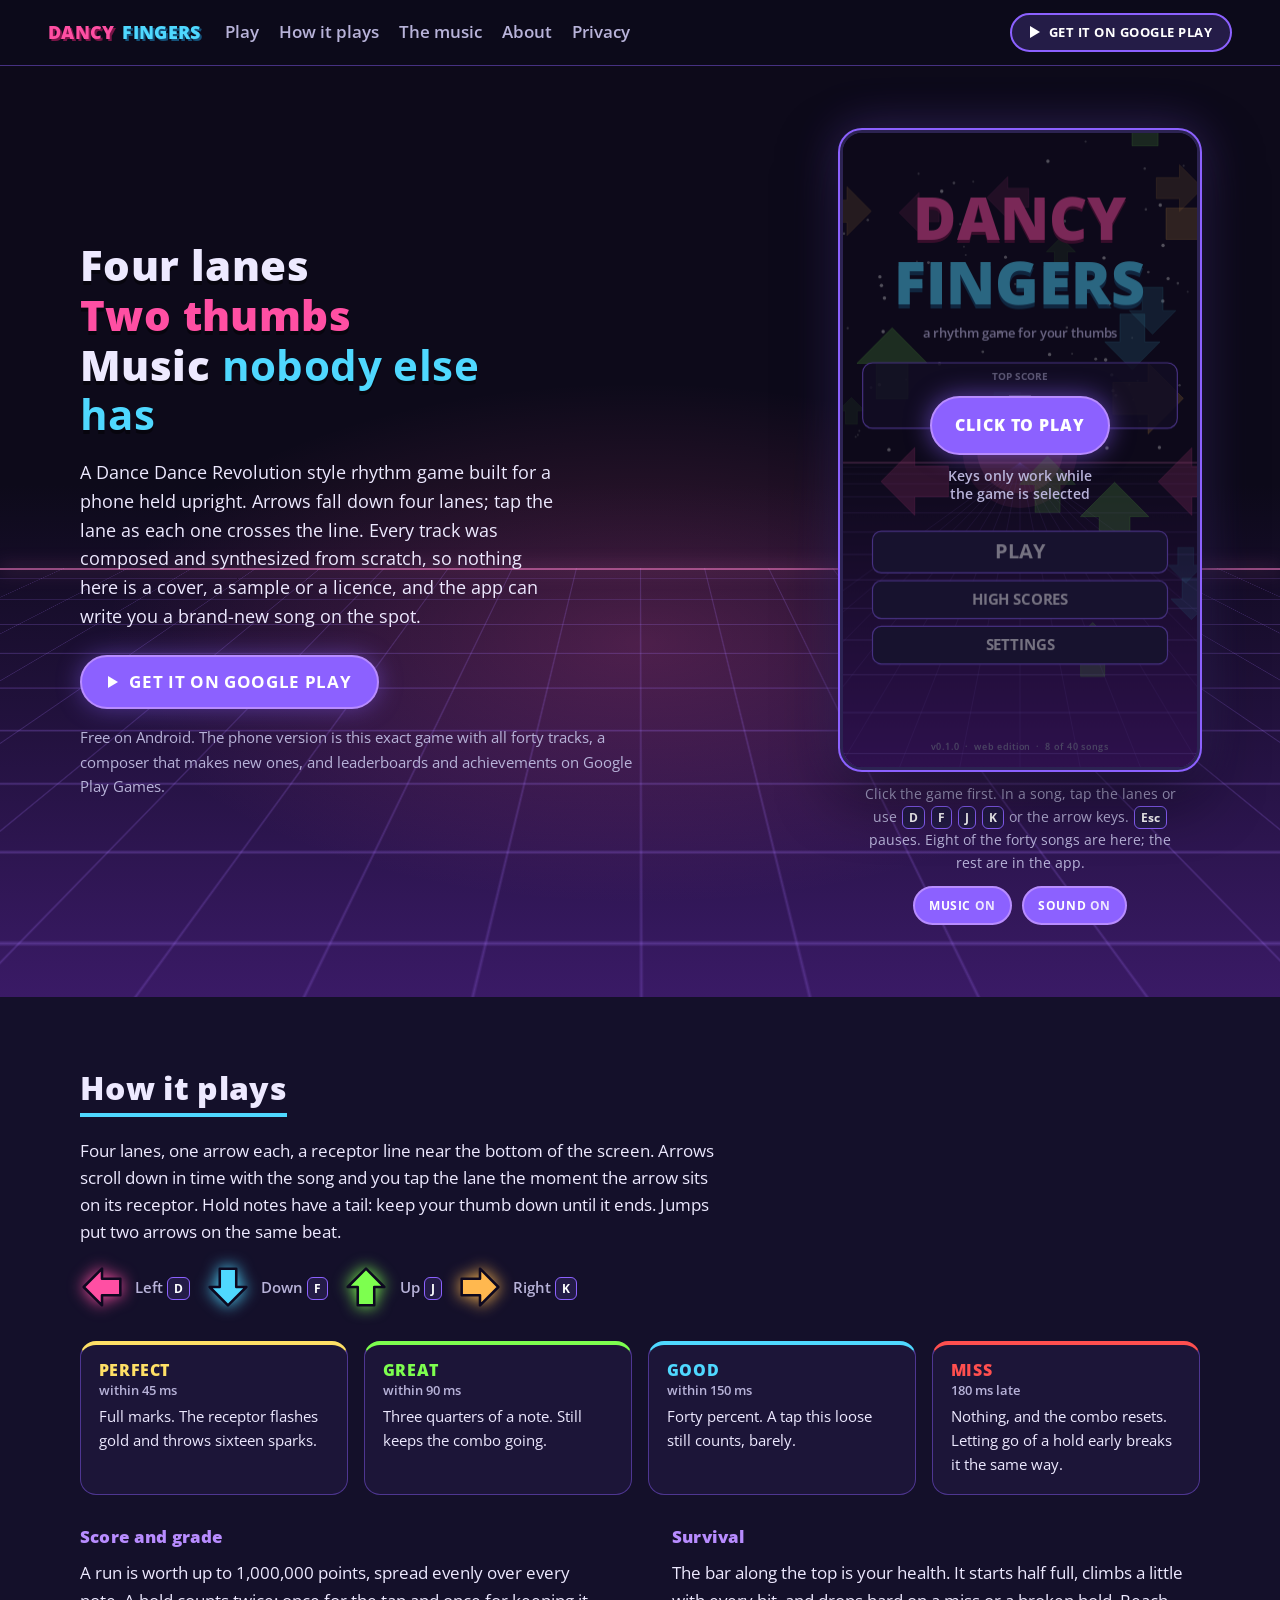
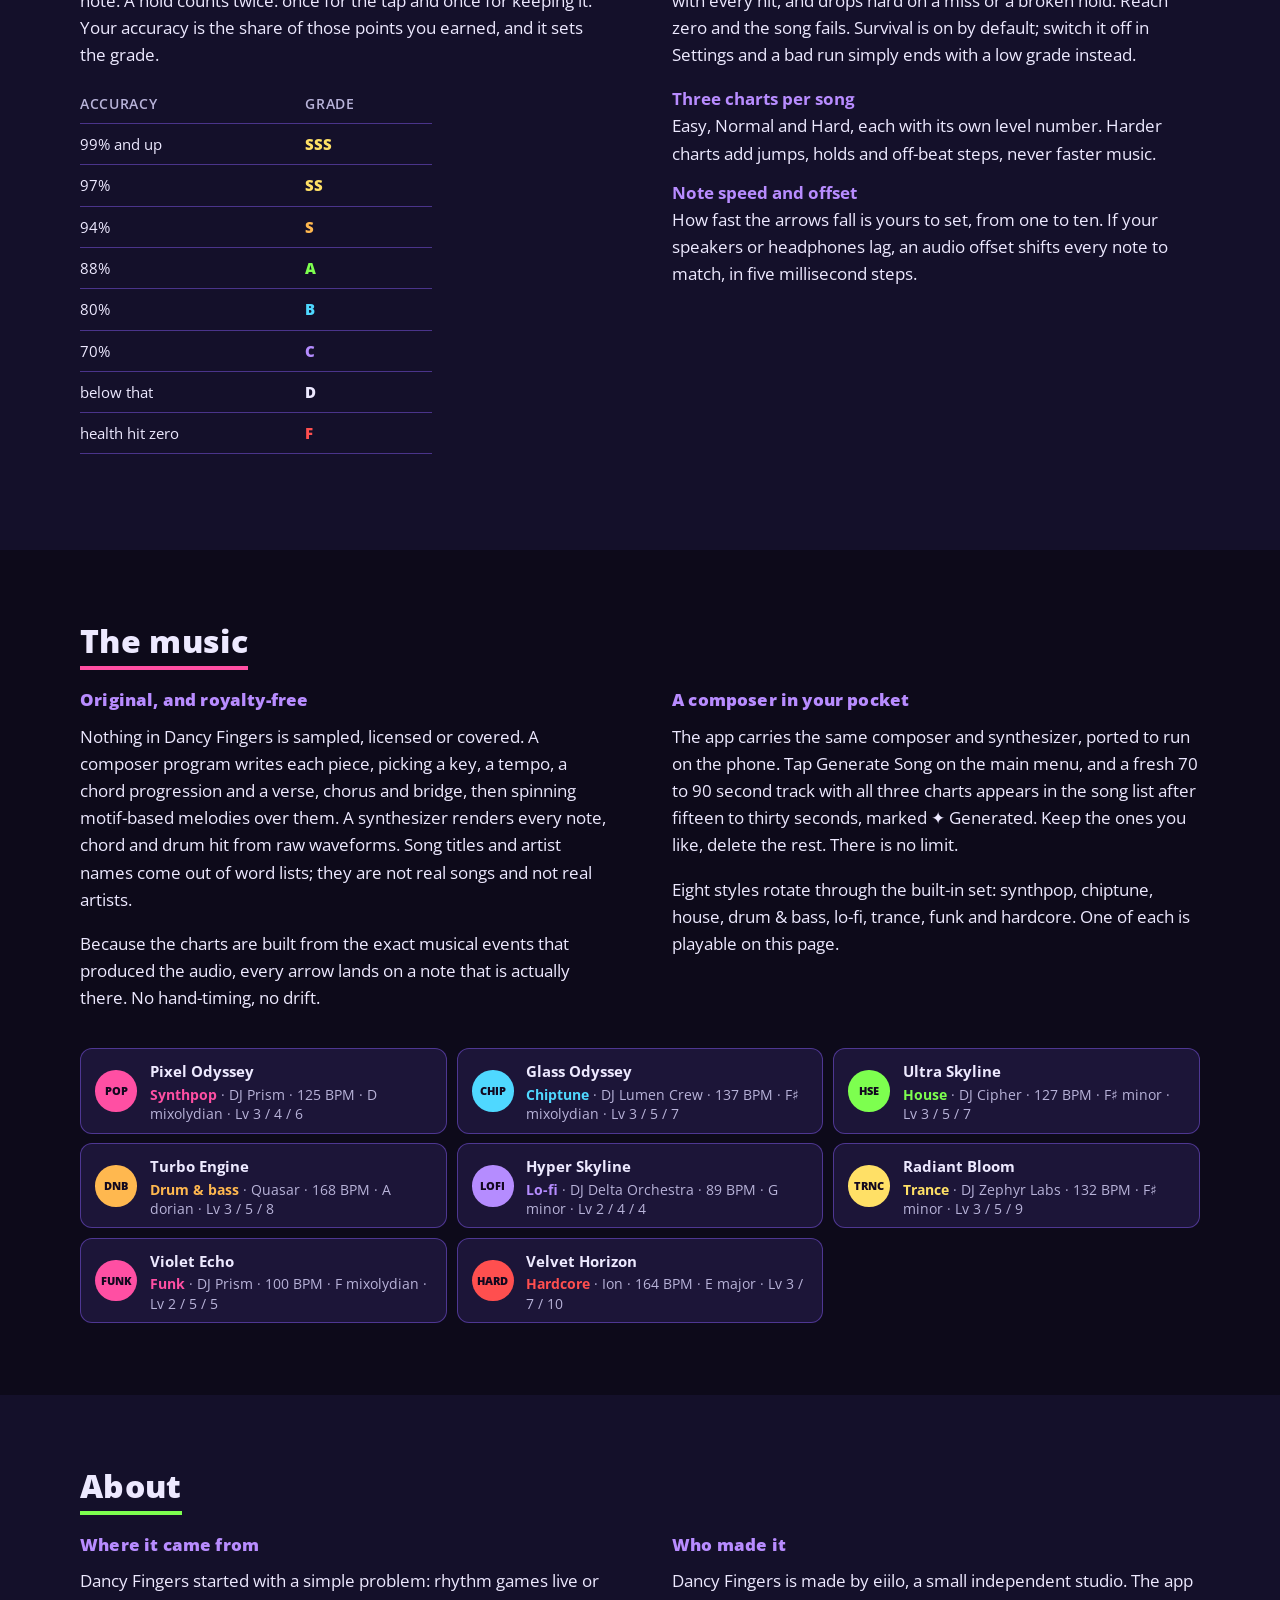
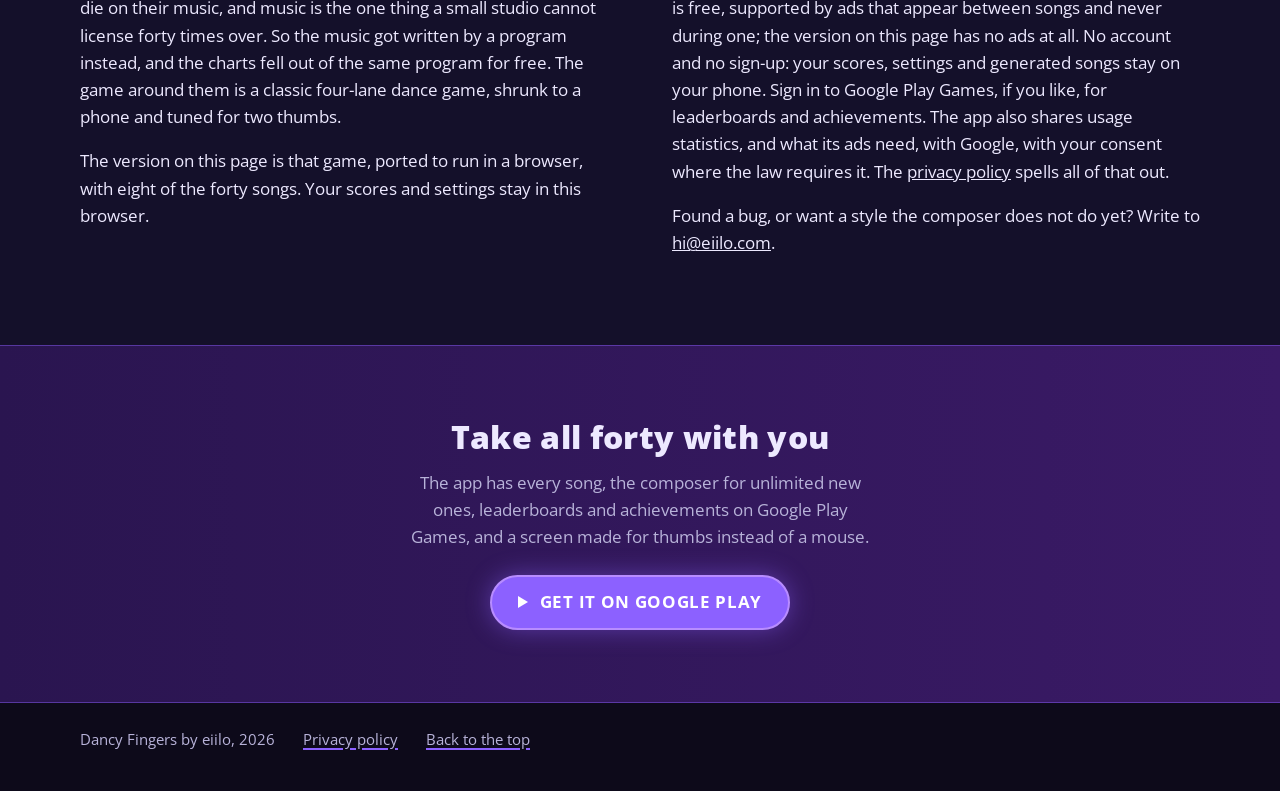
<file: index.html>
<!doctype html>
<html lang="en">
<head>
<meta charset="utf-8">
<meta name="viewport" content="width=device-width, initial-scale=1">
<title>Dancy Fingers: four-lane rhythm game for Android</title>
<meta name="description" content="A Dance Dance Revolution style rhythm game for your thumbs, with forty original synthesized tracks and a composer in your pocket. Play it in your browser, then get it on Google Play.">
<link rel="canonical" href="https://dancy-fingers.com/">
<meta name="theme-color" content="#0d0a1a">
<meta property="og:title" content="Dancy Fingers">
<meta property="og:description" content="Four lanes. Two thumbs. Music nobody else has. Free on Android.">
<meta property="og:type" content="website">
<meta property="og:url" content="https://dancy-fingers.com/">
<meta property="og:site_name" content="Dancy Fingers">
<meta property="og:image" content="https://dancy-fingers.com/og.png">
<meta property="og:image:width" content="1200">
<meta property="og:image:height" content="630">
<meta property="og:image:alt" content="Dancy Fingers: four lanes, two thumbs, music nobody else has. The game's neon main menu.">
<meta name="twitter:card" content="summary_large_image">
<meta name="twitter:title" content="Dancy Fingers">
<meta name="twitter:description" content="Four lanes. Two thumbs. Music nobody else has. Free on Android.">
<meta name="twitter:image" content="https://dancy-fingers.com/og.png">
<script type="application/ld+json">
{
	"@context": "https://schema.org",
	"@graph": [
		{
			"@type": "WebSite",
			"@id": "https://dancy-fingers.com/#website",
			"url": "https://dancy-fingers.com/",
			"name": "Dancy Fingers",
			"publisher": { "@id": "https://dancy-fingers.com/#eiilo" }
		},
		{
			"@type": "Organization",
			"@id": "https://dancy-fingers.com/#eiilo",
			"name": "eiilo games",
			"email": "hi@eiilo.com"
		},
		{
			"@type": ["VideoGame", "MobileApplication"],
			"@id": "https://dancy-fingers.com/#dancy-fingers",
			"name": "Dancy Fingers",
			"url": "https://dancy-fingers.com/",
			"description": "A four-lane rhythm game for your thumbs: tap each arrow as it crosses the line, to forty original synthesized tracks in eight styles, with Easy, Normal and Hard charts. The app can also compose new songs on the phone. Eight of the songs are playable in the browser.",
			"genre": ["Rhythm", "Music"],
			"gamePlatform": "Android",
			"operatingSystem": "Android",
			"applicationCategory": "GameApplication",
			"image": "https://dancy-fingers.com/icon.png",
			"screenshot": [
				"https://dancy-fingers.com/shots/title.webp",
				"https://dancy-fingers.com/shots/gameplay.webp",
				"https://dancy-fingers.com/shots/song-select.webp",
				"https://dancy-fingers.com/shots/results.webp",
				"https://dancy-fingers.com/shots/generate-result.webp",
				"https://dancy-fingers.com/shots/high-scores.webp",
				"https://dancy-fingers.com/shots/trophies.webp"
			],
			"installUrl": "https://play.google.com/store/apps/details?id=com.eiilo.games.dancyfingers",
			"offers": { "@type": "Offer", "price": "0", "priceCurrency": "USD" },
			"author": { "@id": "https://dancy-fingers.com/#eiilo" },
			"publisher": { "@id": "https://dancy-fingers.com/#eiilo" }
		}
	]
}
</script>
<link rel="icon" href="favicon.svg" type="image/svg+xml">
<link rel="preconnect" href="https://fonts.googleapis.com">
<link rel="preconnect" href="https://fonts.gstatic.com" crossorigin>
<link href="https://fonts.googleapis.com/css2?family=Open+Sans:wght@400;600;700;800&display=swap" rel="stylesheet">
<link rel="stylesheet" href="style.css">
</head>
<body>

<header class="top" id="top">
	<a class="brand" href="#play"><span class="w1">DANCY</span><span class="w2">FINGERS</span></a>
	<nav aria-label="Sections">
		<a href="#play">Play</a>
		<a href="#how">How it plays</a>
		<a href="#music">The music</a>
		<a href="#about">About</a>
		<a href="privacy.html">Privacy</a>
	</nav>
	<a class="btn" href="https://play.google.com/store/apps/details?id=com.eiilo.games.dancyfingers"><span class="play-glyph" aria-hidden="true"></span>Get it on Google Play</a>
</header>

<section class="hero" id="play">
	<div class="hero-grid">
		<div class="hero-copy">
			<h1>Four lanes<br><em>Two thumbs</em><br>Music <strong>nobody else has</strong></h1>
			<p class="lede">A Dance Dance Revolution style rhythm game built for a phone held upright. Arrows fall down four lanes; tap the lane as each one crosses the line. Every track was composed and synthesized from scratch, so nothing here is a cover, a sample or a licence, and the app can write you a brand-new song on the spot.</p>
			<a class="btn btn-big btn-primary" href="https://play.google.com/store/apps/details?id=com.eiilo.games.dancyfingers"><span class="play-glyph" aria-hidden="true"></span>Get it on Google Play</a>
			<p class="fine">Free on Android. The phone version is this exact game with all forty tracks, a composer that makes new ones, and leaderboards and achievements on Google Play Games.</p>
		</div>
		<div class="phone">
			<div class="frame" id="frame">
				<canvas id="game" width="360" height="640" tabindex="0" aria-label="Dancy Fingers, playable. Click or tap the game once to give it focus, then use the on-screen buttons. During a song, tap the lanes or press D, F, J and K.">Your browser cannot show the game. Get it on Google Play instead.</canvas>
				<div class="focus-hint" aria-hidden="true">
					<span class="focus-hint-label"><span class="fine-pointer">Click to play</span><span class="coarse-pointer">Tap to play</span></span>
					<span class="focus-hint-sub fine-pointer">Keys only work while the game is selected</span>
				</div>
			</div>
			<p class="controls">Click the game first. In a song, tap the lanes or use <kbd>D</kbd> <kbd>F</kbd> <kbd>J</kbd> <kbd>K</kbd> or the arrow keys. <kbd>Esc</kbd> pauses. Eight of the forty songs are here; the rest are in the app.</p>
			<div class="audio-toggles" role="group" aria-label="Audio">
				<button type="button" class="toggle" id="toggle-music" aria-pressed="true">Music <span>on</span></button>
				<button type="button" class="toggle" id="toggle-sound" aria-pressed="true">Sound <span>on</span></button>
			</div>
		</div>
	</div>
</section>

<section class="section" id="how">
	<div class="inner">
		<h2 class="banner" style="--c:#4fd8ff">How it plays</h2>
		<p>Four lanes, one arrow each, a receptor line near the bottom of the screen. Arrows scroll down in time with the song and you tap the lane the moment the arrow sits on its receptor. Hold notes have a tail: keep your thumb down until it ends. Jumps put two arrows on the same beat.</p>
		<div class="lanes" aria-label="The four lanes">
			<div class="lane" style="--c:#ff4fa3"><svg viewBox="-1.2 -1.2 2.4 2.4" aria-hidden="true"><path d="M0-1 1 0 .45 0 .45 1-.45 1-.45 0-1 0Z" fill="#ff4fa3" stroke="#0d081f" stroke-width=".14" stroke-linejoin="round" transform="rotate(-90)"/></svg><span>Left <kbd>D</kbd></span></div>
			<div class="lane" style="--c:#4fd8ff"><svg viewBox="-1.2 -1.2 2.4 2.4" aria-hidden="true"><path d="M0-1 1 0 .45 0 .45 1-.45 1-.45 0-1 0Z" fill="#4fd8ff" stroke="#0d081f" stroke-width=".14" stroke-linejoin="round" transform="rotate(180)"/></svg><span>Down <kbd>F</kbd></span></div>
			<div class="lane" style="--c:#7dff4f"><svg viewBox="-1.2 -1.2 2.4 2.4" aria-hidden="true"><path d="M0-1 1 0 .45 0 .45 1-.45 1-.45 0-1 0Z" fill="#7dff4f" stroke="#0d081f" stroke-width=".14" stroke-linejoin="round"/></svg><span>Up <kbd>J</kbd></span></div>
			<div class="lane" style="--c:#ffb84f"><svg viewBox="-1.2 -1.2 2.4 2.4" aria-hidden="true"><path d="M0-1 1 0 .45 0 .45 1-.45 1-.45 0-1 0Z" fill="#ffb84f" stroke="#0d081f" stroke-width=".14" stroke-linejoin="round" transform="rotate(90)"/></svg><span>Right <kbd>K</kbd></span></div>
		</div>
		<ul class="cards">
			<li style="--c:#ffe066"><h3>Perfect <small>within 45 ms</small></h3><p>Full marks. The receptor flashes gold and throws sixteen sparks.</p></li>
			<li style="--c:#7dff4f"><h3>Great <small>within 90 ms</small></h3><p>Three quarters of a note. Still keeps the combo going.</p></li>
			<li style="--c:#4fd8ff"><h3>Good <small>within 150 ms</small></h3><p>Forty percent. A tap this loose still counts, barely.</p></li>
			<li style="--c:#ff4f4f"><h3>Miss <small>180 ms late</small></h3><p>Nothing, and the combo resets. Letting go of a hold early breaks it the same way.</p></li>
		</ul>
		<div class="two-col">
			<div>
				<h3>Score and grade</h3>
				<p>A run is worth up to 1,000,000 points, spread evenly over every note. A hold counts twice: once for the tap and once for keeping it. Your accuracy is the share of those points you earned, and it sets the grade.</p>
				<div class="tablewrap">
					<table>
						<thead><tr><th>Accuracy</th><th>Grade</th></tr></thead>
						<tbody>
							<tr><td class="num">99% and up</td><td class="grade" style="color:#ffe066">SSS</td></tr>
							<tr><td class="num">97%</td><td class="grade" style="color:#ffe066">SS</td></tr>
							<tr><td class="num">94%</td><td class="grade" style="color:#ffb84f">S</td></tr>
							<tr><td class="num">88%</td><td class="grade" style="color:#7dff4f">A</td></tr>
							<tr><td class="num">80%</td><td class="grade" style="color:#4fd8ff">B</td></tr>
							<tr><td class="num">70%</td><td class="grade" style="color:#b58cff">C</td></tr>
							<tr><td class="num">below that</td><td class="grade">D</td></tr>
							<tr><td class="num">health hit zero</td><td class="grade" style="color:#ff4f4f">F</td></tr>
						</tbody>
					</table>
				</div>
			</div>
			<div>
				<h3>Survival</h3>
				<p>The bar along the top is your health. It starts half full, climbs a little with every hit, and drops hard on a miss or a broken hold. Reach zero and the song fails. Survival is on by default; switch it off in Settings and a bad run simply ends with a low grade instead.</p>
				<dl class="rules">
					<dt>Three charts per song</dt>
					<dd>Easy, Normal and Hard, each with its own level number. Harder charts add jumps, holds and off-beat steps, never faster music.</dd>
					<dt>Note speed and offset</dt>
					<dd>How fast the arrows fall is yours to set, from one to ten. If your speakers or headphones lag, an audio offset shifts every note to match, in five millisecond steps.</dd>
				</dl>
			</div>
		</div>
	</div>
</section>

<section class="section" id="music">
	<div class="inner">
		<h2 class="banner" style="--c:#ff4fa3">The music</h2>
		<div class="two-col">
			<div>
				<h3>Original, and royalty-free</h3>
				<p>Nothing in Dancy Fingers is sampled, licensed or covered. A composer program writes each piece, picking a key, a tempo, a chord progression and a verse, chorus and bridge, then spinning motif-based melodies over them. A synthesizer renders every note, chord and drum hit from raw waveforms. Song titles and artist names come out of word lists; they are not real songs and not real artists.</p>
				<p>Because the charts are built from the exact musical events that produced the audio, every arrow lands on a note that is actually there. No hand-timing, no drift.</p>
			</div>
			<div>
				<h3>A composer in your pocket</h3>
				<p>The app carries the same composer and synthesizer, ported to run on the phone. Tap Generate Song on the main menu, and a fresh 70 to 90 second track with all three charts appears in the song list after fifteen to thirty seconds, marked ✦ Generated. Keep the ones you like, delete the rest. There is no limit.</p>
				<p>Eight styles rotate through the built-in set: synthpop, chiptune, house, drum &amp; bass, lo-fi, trance, funk and hardcore. One of each is playable on this page.</p>
			</div>
		</div>
		<ul class="tracks" aria-label="Songs playable on this page">
			<li style="--c:#ff4fa3"><span class="style">POP</span><span class="title">Pixel Odyssey</span><span class="meta"><b>Synthpop</b> · DJ Prism · 125 BPM · D mixolydian · Lv 3 / 4 / 6</span></li>
			<li style="--c:#4fd8ff"><span class="style">CHIP</span><span class="title">Glass Odyssey</span><span class="meta"><b>Chiptune</b> · DJ Lumen Crew · 137 BPM · F♯ mixolydian · Lv 3 / 5 / 7</span></li>
			<li style="--c:#7dff4f"><span class="style">HSE</span><span class="title">Ultra Skyline</span><span class="meta"><b>House</b> · DJ Cipher · 127 BPM · F♯ minor · Lv 3 / 5 / 7</span></li>
			<li style="--c:#ffb84f"><span class="style">DNB</span><span class="title">Turbo Engine</span><span class="meta"><b>Drum &amp; bass</b> · Quasar · 168 BPM · A dorian · Lv 3 / 5 / 8</span></li>
			<li style="--c:#b58cff"><span class="style">LOFI</span><span class="title">Hyper Skyline</span><span class="meta"><b>Lo-fi</b> · DJ Delta Orchestra · 89 BPM · G minor · Lv 2 / 4 / 4</span></li>
			<li style="--c:#ffe066"><span class="style">TRNC</span><span class="title">Radiant Bloom</span><span class="meta"><b>Trance</b> · DJ Zephyr Labs · 132 BPM · F♯ minor · Lv 3 / 5 / 9</span></li>
			<li style="--c:#ff4fa3"><span class="style">FUNK</span><span class="title">Violet Echo</span><span class="meta"><b>Funk</b> · DJ Prism · 100 BPM · F mixolydian · Lv 2 / 5 / 5</span></li>
			<li style="--c:#ff4f4f"><span class="style">HARD</span><span class="title">Velvet Horizon</span><span class="meta"><b>Hardcore</b> · Ion · 164 BPM · E major · Lv 3 / 7 / 10</span></li>
		</ul>
	</div>
</section>

<section class="section" id="about">
	<div class="inner">
		<h2 class="banner" style="--c:#7dff4f">About</h2>
		<div class="two-col">
			<div>
				<h3>Where it came from</h3>
				<p>Dancy Fingers started with a simple problem: rhythm games live or die on their music, and music is the one thing a small studio cannot license forty times over. So the music got written by a program instead, and the charts fell out of the same program for free. The game around them is a classic four-lane dance game, shrunk to a phone and tuned for two thumbs.</p>
				<p>The version on this page is that game, ported to run in a browser, with eight of the forty songs. Your scores and settings stay in this browser.</p>
			</div>
			<div>
				<h3>Who made it</h3>
				<p>Dancy Fingers is made by eiilo, a small independent studio. The app is free, supported by ads that appear between songs and never during one; the version on this page has no ads at all. No account and no sign-up: your scores, settings and generated songs stay on your phone. Sign in to Google Play Games, if you like, for leaderboards and achievements. The app also shares usage statistics, and what its ads need, with Google, with your consent where the law requires it. The <a href="privacy.html">privacy policy</a> spells all of that out.</p>
				<p>Found a bug, or want a style the composer does not do yet? Write to <a href="mailto:hi@eiilo.com">hi@eiilo.com</a>.</p>
			</div>
		</div>
	</div>
</section>

<section class="section cta-band" id="get">
	<div class="inner">
		<h2>Take all forty with you</h2>
		<p>The app has every song, the composer for unlimited new ones, leaderboards and achievements on Google Play Games, and a screen made for thumbs instead of a mouse.</p>
		<a class="btn btn-big btn-primary" href="https://play.google.com/store/apps/details?id=com.eiilo.games.dancyfingers"><span class="play-glyph" aria-hidden="true"></span>Get it on Google Play</a>
	</div>
</section>

<footer>
	<div class="inner">
		<span>Dancy Fingers by eiilo, 2026</span>
		<a href="privacy.html">Privacy policy</a>
		<a href="#top">Back to the top</a>
	</div>
</footer>

<script src="game.js"></script>
<script src="audio.js"></script>
<script>
(function () {
	var canvas = document.getElementById("game");
	if (!canvas.getContext) return;
	var audio = DancyAudio.create({});
	var game = DancyFingers.mount(canvas, { audio: audio });
	window.DancyGame = game;   // for poking at it from the console

	// The same switches as the game's settings screen, for a keyboard or a
	// screen reader; both stay in step through the game's "settings" event.
	var renders = [];
	function bindToggle(id, isOn, setOn) {
		var btn = document.getElementById(id);
		var label = btn.querySelector("span");
		function render() {
			var on = isOn();
			btn.setAttribute("aria-pressed", on ? "true" : "false");
			btn.classList.toggle("off", !on);
			label.textContent = on ? "on" : "off";
		}
		btn.addEventListener("click", function () { audio.unlock(); setOn(!isOn()); canvas.focus({ preventScroll: true }); });
		renders.push(render);
		render();
	}
	bindToggle("toggle-music", function () { return !game.settings.music_muted; }, function (on) { game.setAudio(on, !game.settings.sfx_muted); });
	bindToggle("toggle-sound", function () { return !game.settings.sfx_muted; }, function (on) { game.setAudio(!game.settings.music_muted, on); });
	game.on("settings", function () { renders.forEach(function (r) { r(); }); });

	// Keys only reach the game while the canvas is focused. Show a
	// "click to play" overlay until it is, and nudge it when someone
	// presses a game key without having clicked the frame.
	var frame = document.getElementById("frame");
	var hint = frame.querySelector(".focus-hint");
	function setArmed(on) { frame.classList.toggle("armed", on); }
	canvas.addEventListener("focus", function () { setArmed(true); });
	canvas.addEventListener("blur", function () { setArmed(false); });
	canvas.addEventListener("pointerdown", function () { setArmed(true); });
	document.addEventListener("pointerdown", function (e) {
		if (!canvas.contains(e.target)) setArmed(false);
	});
	document.addEventListener("keydown", function (e) {
		if (frame.classList.contains("armed") || e.repeat) return;
		if (["KeyD", "KeyF", "KeyJ", "KeyK", "ArrowLeft", "ArrowDown", "ArrowUp", "ArrowRight", "Space"].indexOf(e.code) < 0) return;
		var r = frame.getBoundingClientRect();
		if (r.bottom < 0 || r.top > window.innerHeight) return;
		hint.classList.remove("nudge");
		void hint.offsetWidth;
		hint.classList.add("nudge");
	});
	hint.addEventListener("animationend", function () { hint.classList.remove("nudge"); });

	// Size the 360x640 canvas to the space available; it draws vectors, so
	// any scale is sharp, and the game re-reads the CSS size every frame.
	var phone = canvas.closest(".phone");
	function fit() {
		var availW = Math.min(phone.clientWidth, window.innerWidth - 32);
		var availH = window.innerHeight * 0.82;
		var s = Math.min(availW / DancyFingers.WIDTH, availH / DancyFingers.HEIGHT);
		s = Math.max(0.55, Math.min(1.15, s));
		canvas.style.width = Math.round(DancyFingers.WIDTH * s) + "px";
		canvas.style.height = Math.round(DancyFingers.HEIGHT * s) + "px";
	}
	fit();
	window.addEventListener("resize", fit);
	if (window.ResizeObserver) new ResizeObserver(fit).observe(phone);
})();
</script>
</body>
</html>
</file>
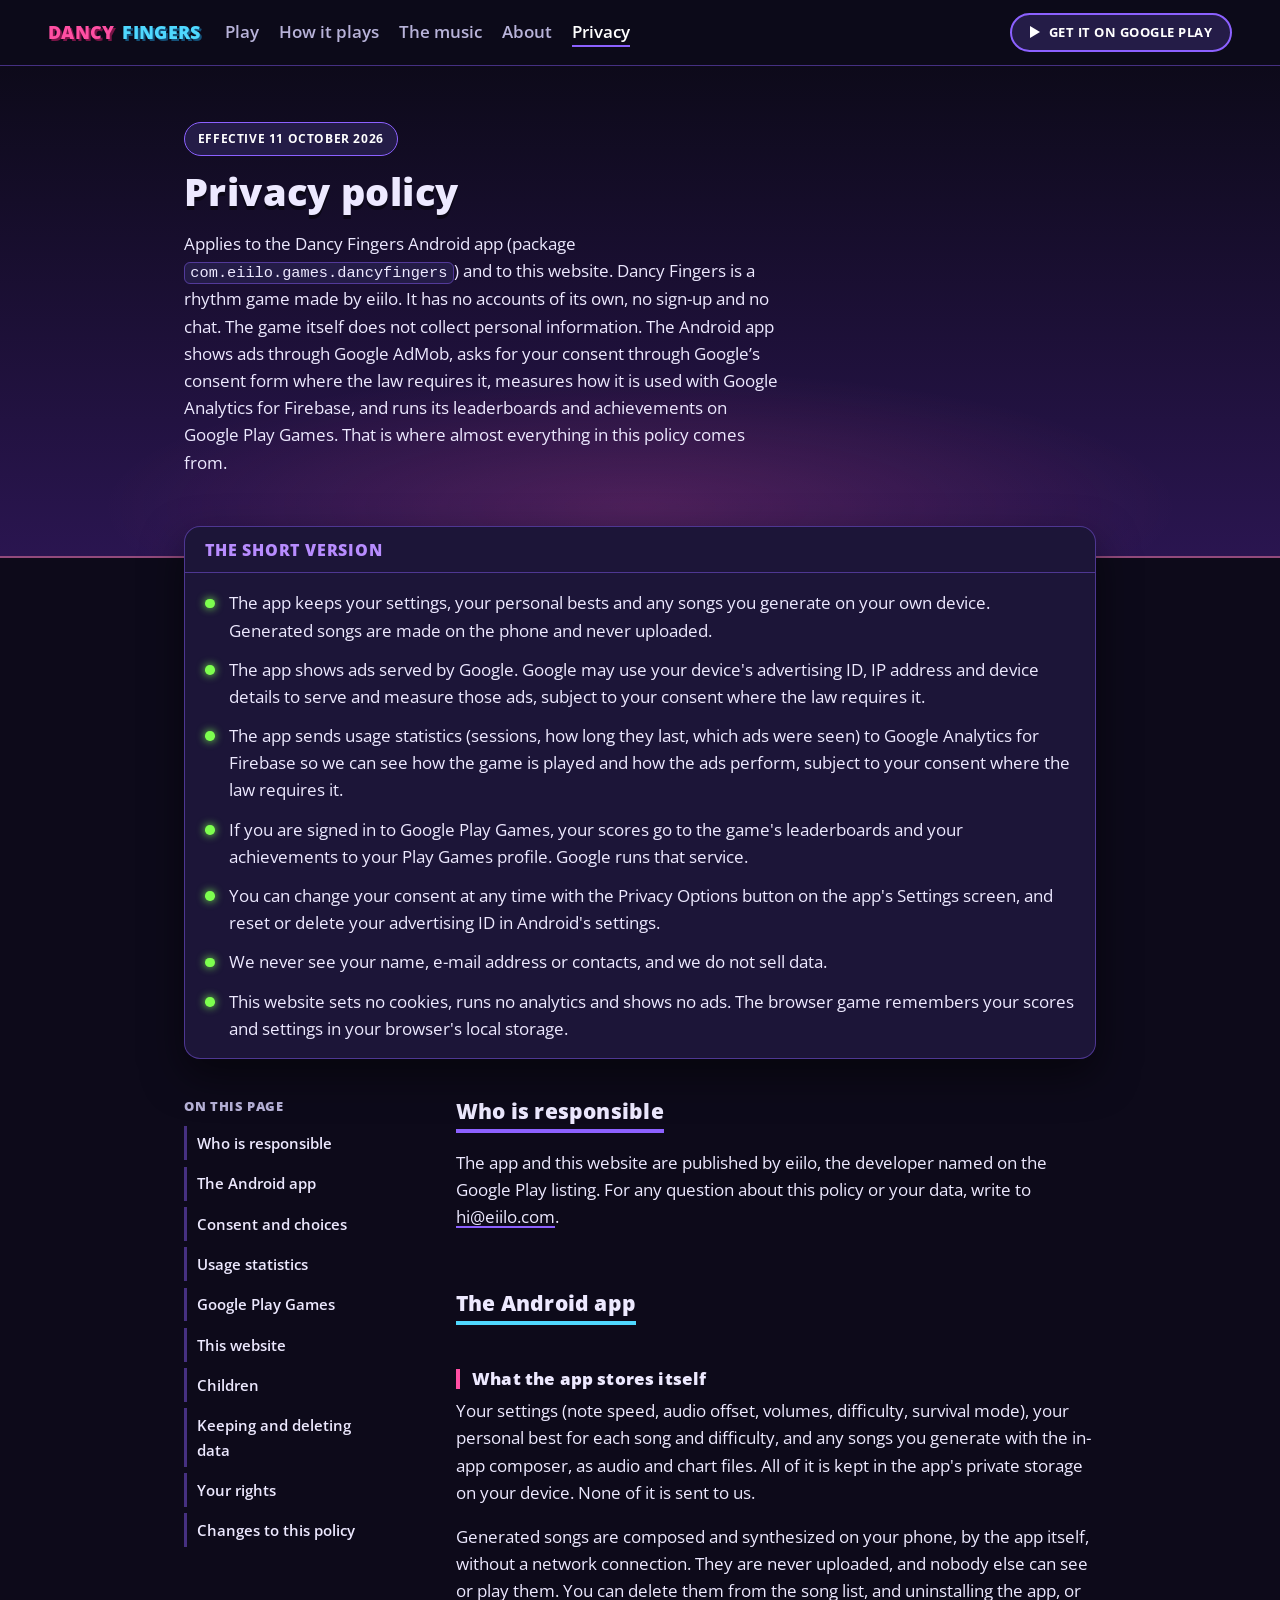
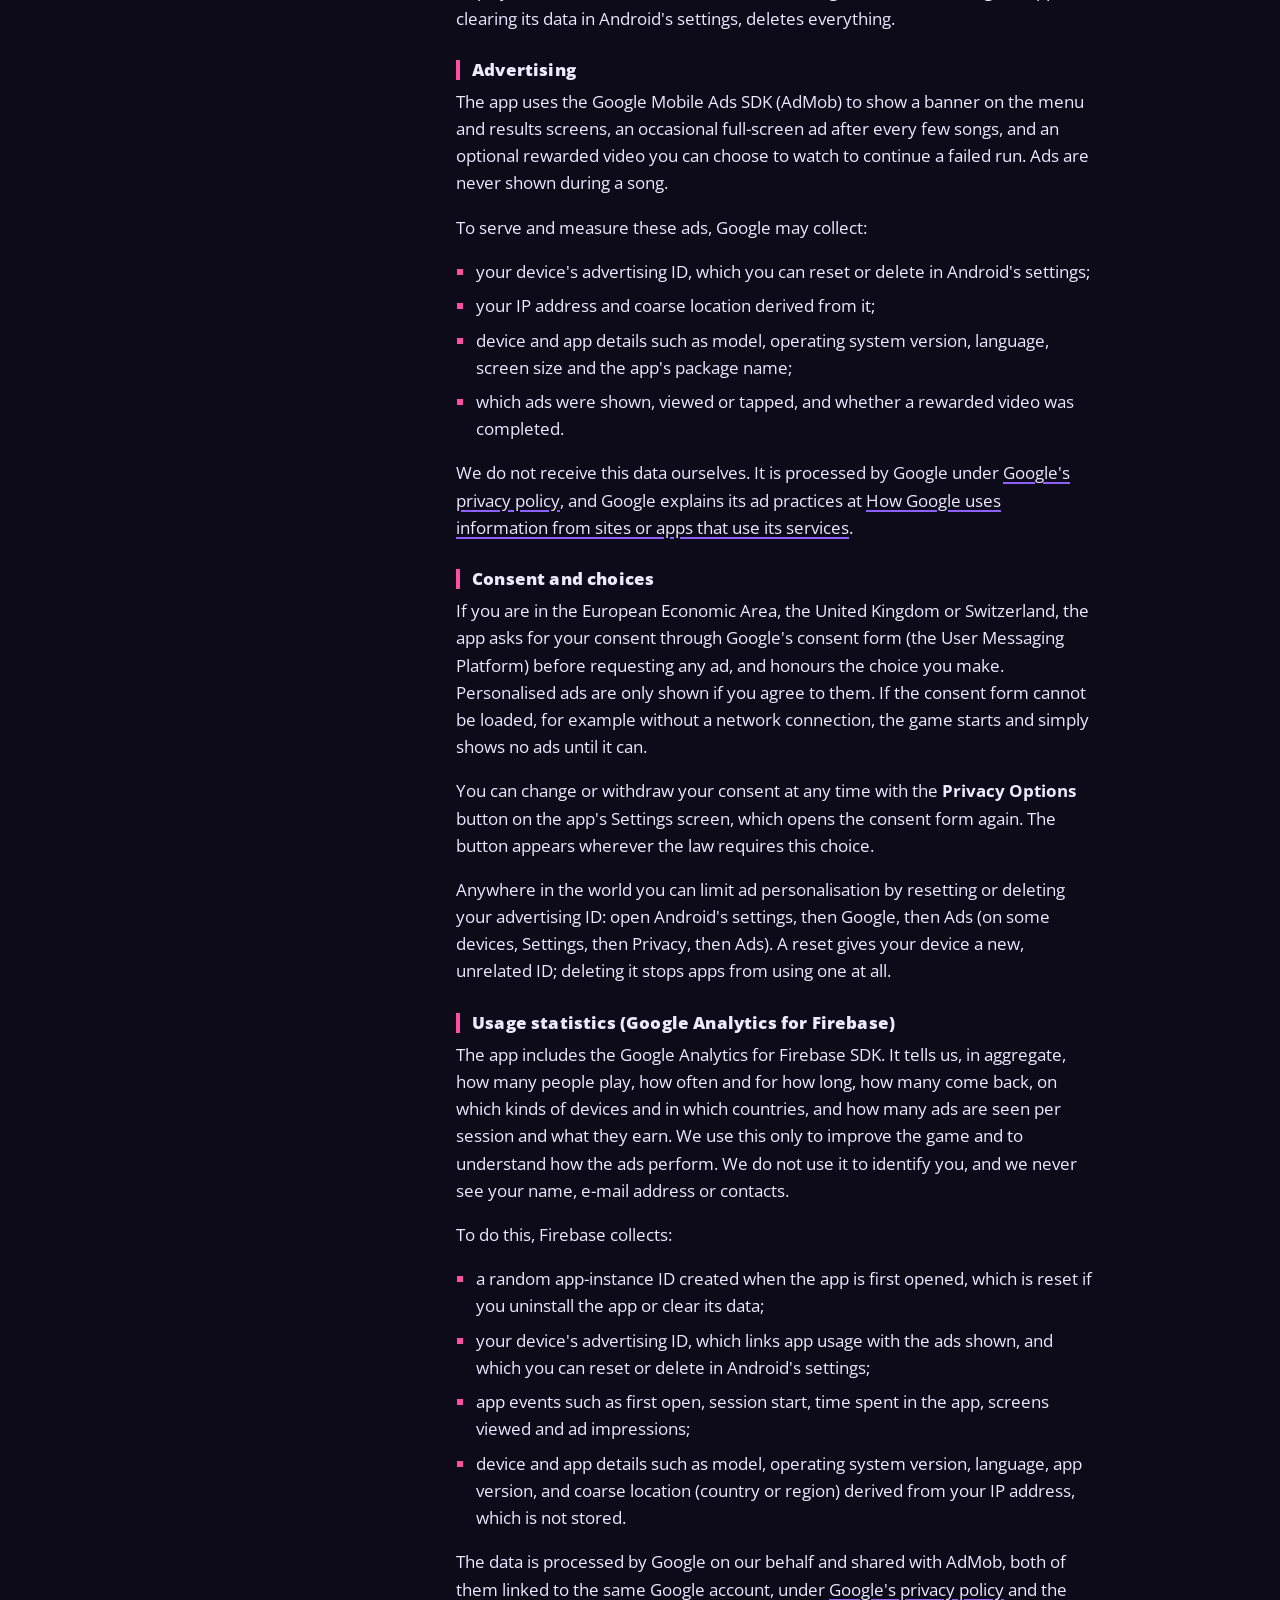
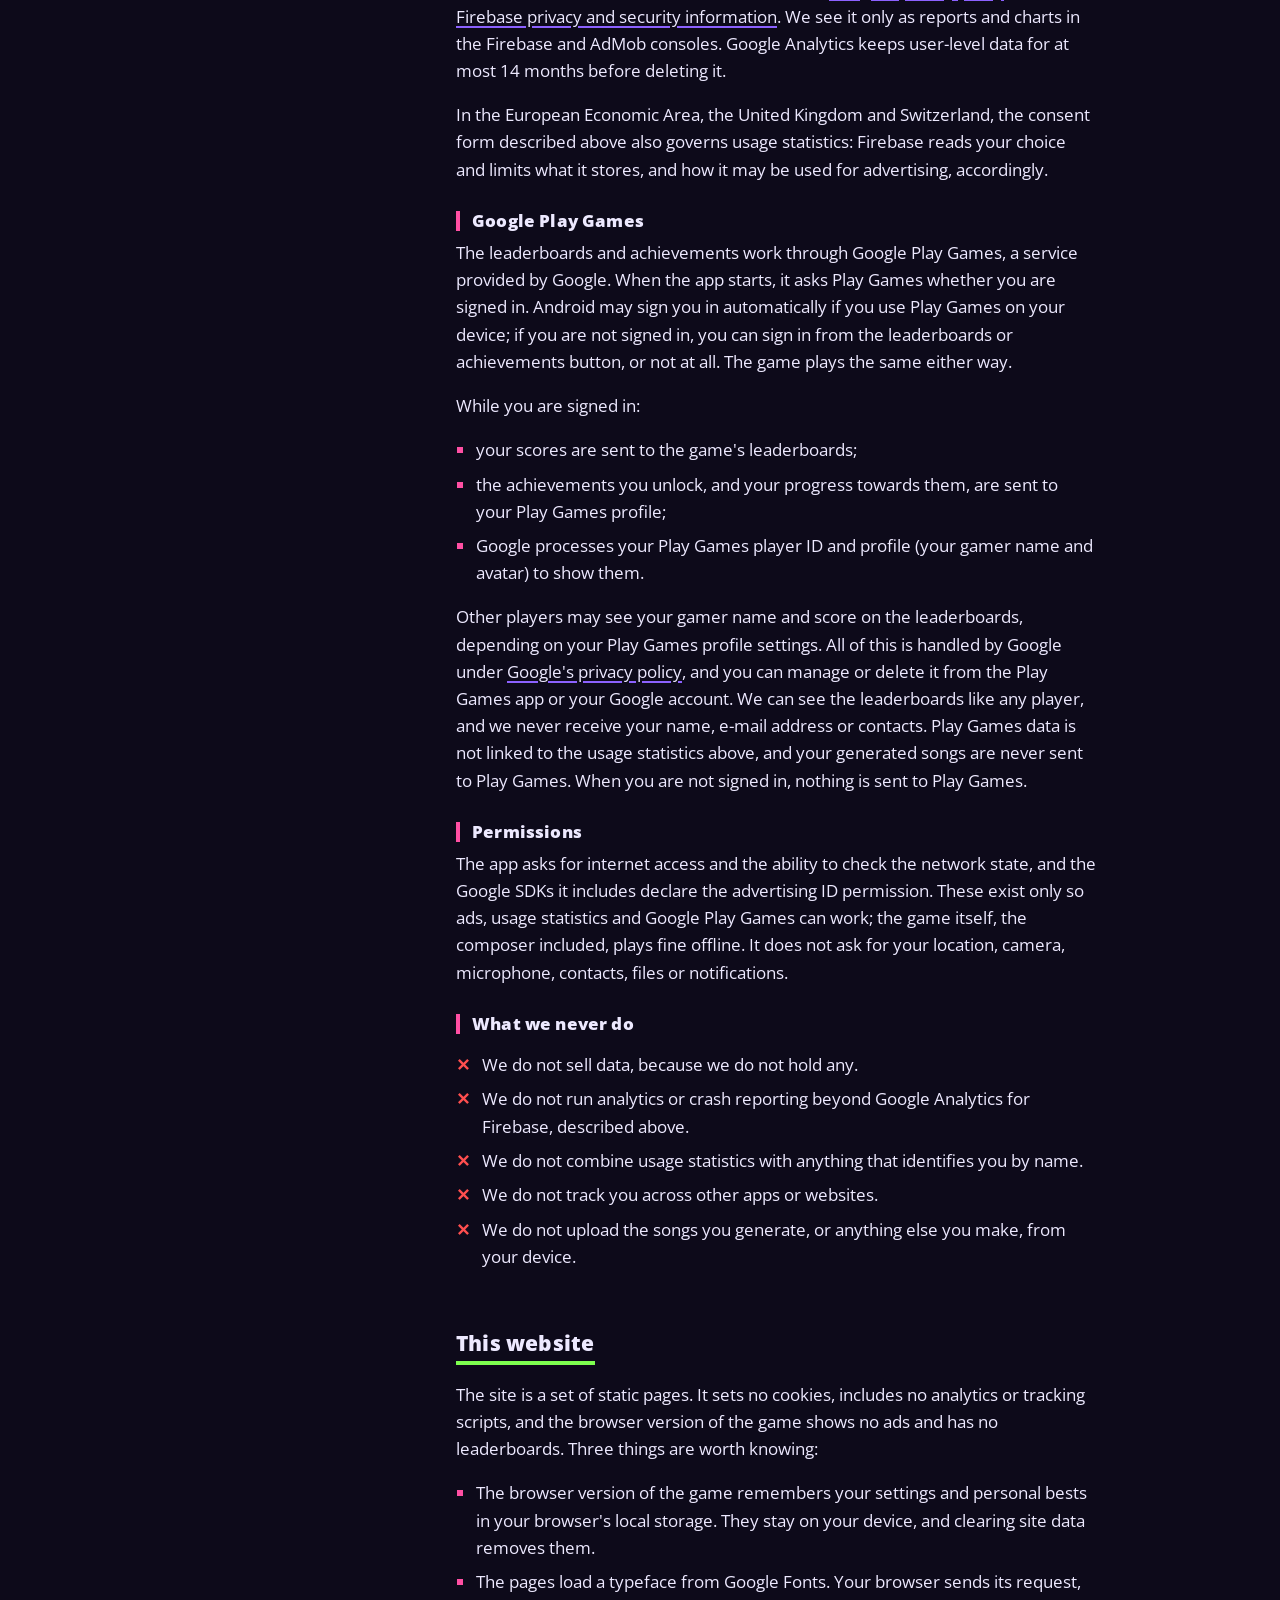
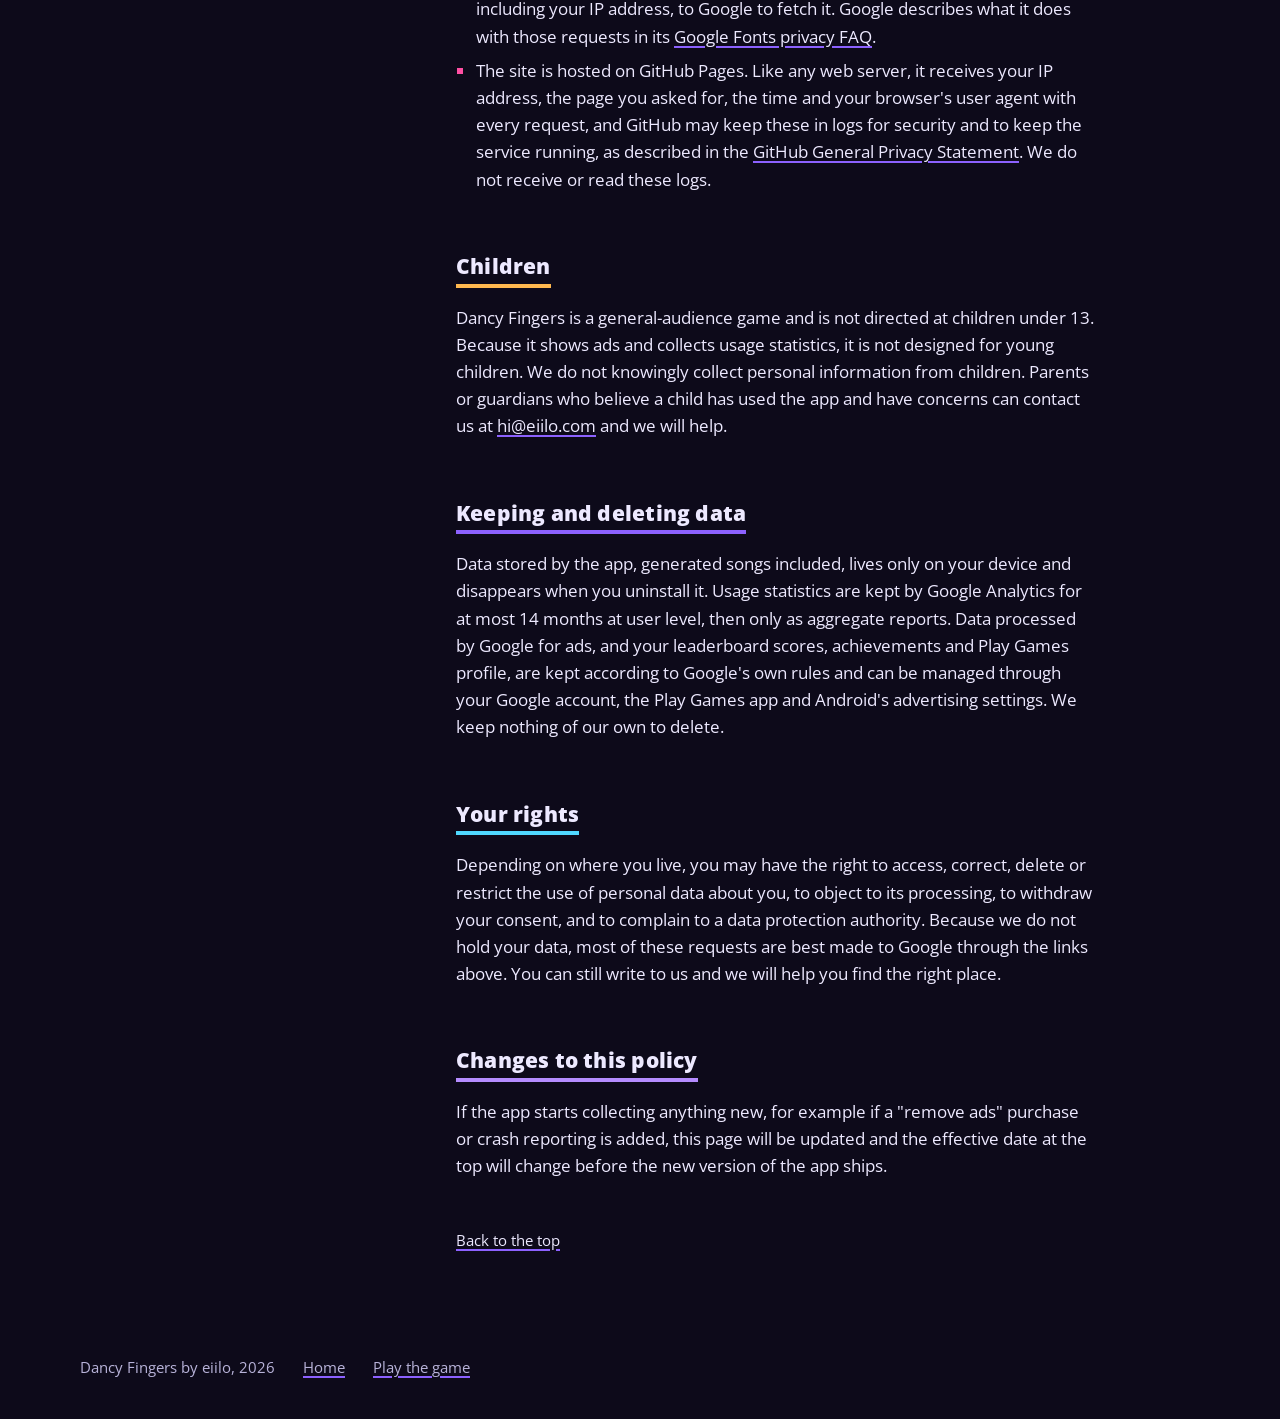
<file: privacy/index.html>
<!doctype html>
<html lang="en">
<head>
<meta charset="utf-8">
<meta name="viewport" content="width=device-width, initial-scale=1">
<title>Privacy policy for Dancy Fingers</title>
<meta name="robots" content="noindex">
<meta http-equiv="refresh" content="0; url=/privacy.html">
<meta name="theme-color" content="#0d0a1a">
<link rel="icon" href="/favicon.svg" type="image/svg+xml">
<link rel="stylesheet" href="/style.css">
<script>location.replace("/privacy.html" + location.hash);</script>
</head>
<body>
<main class="doc">
	<div class="doc-hero">
		<div class="doc-hero-inner">
			<h1>Privacy policy</h1>
			<p class="lede">The privacy policy lives at <a href="/privacy.html">dancy-fingers.com/privacy.html</a>.</p>
		</div>
	</div>
</main>
</body>
</html>
</file>
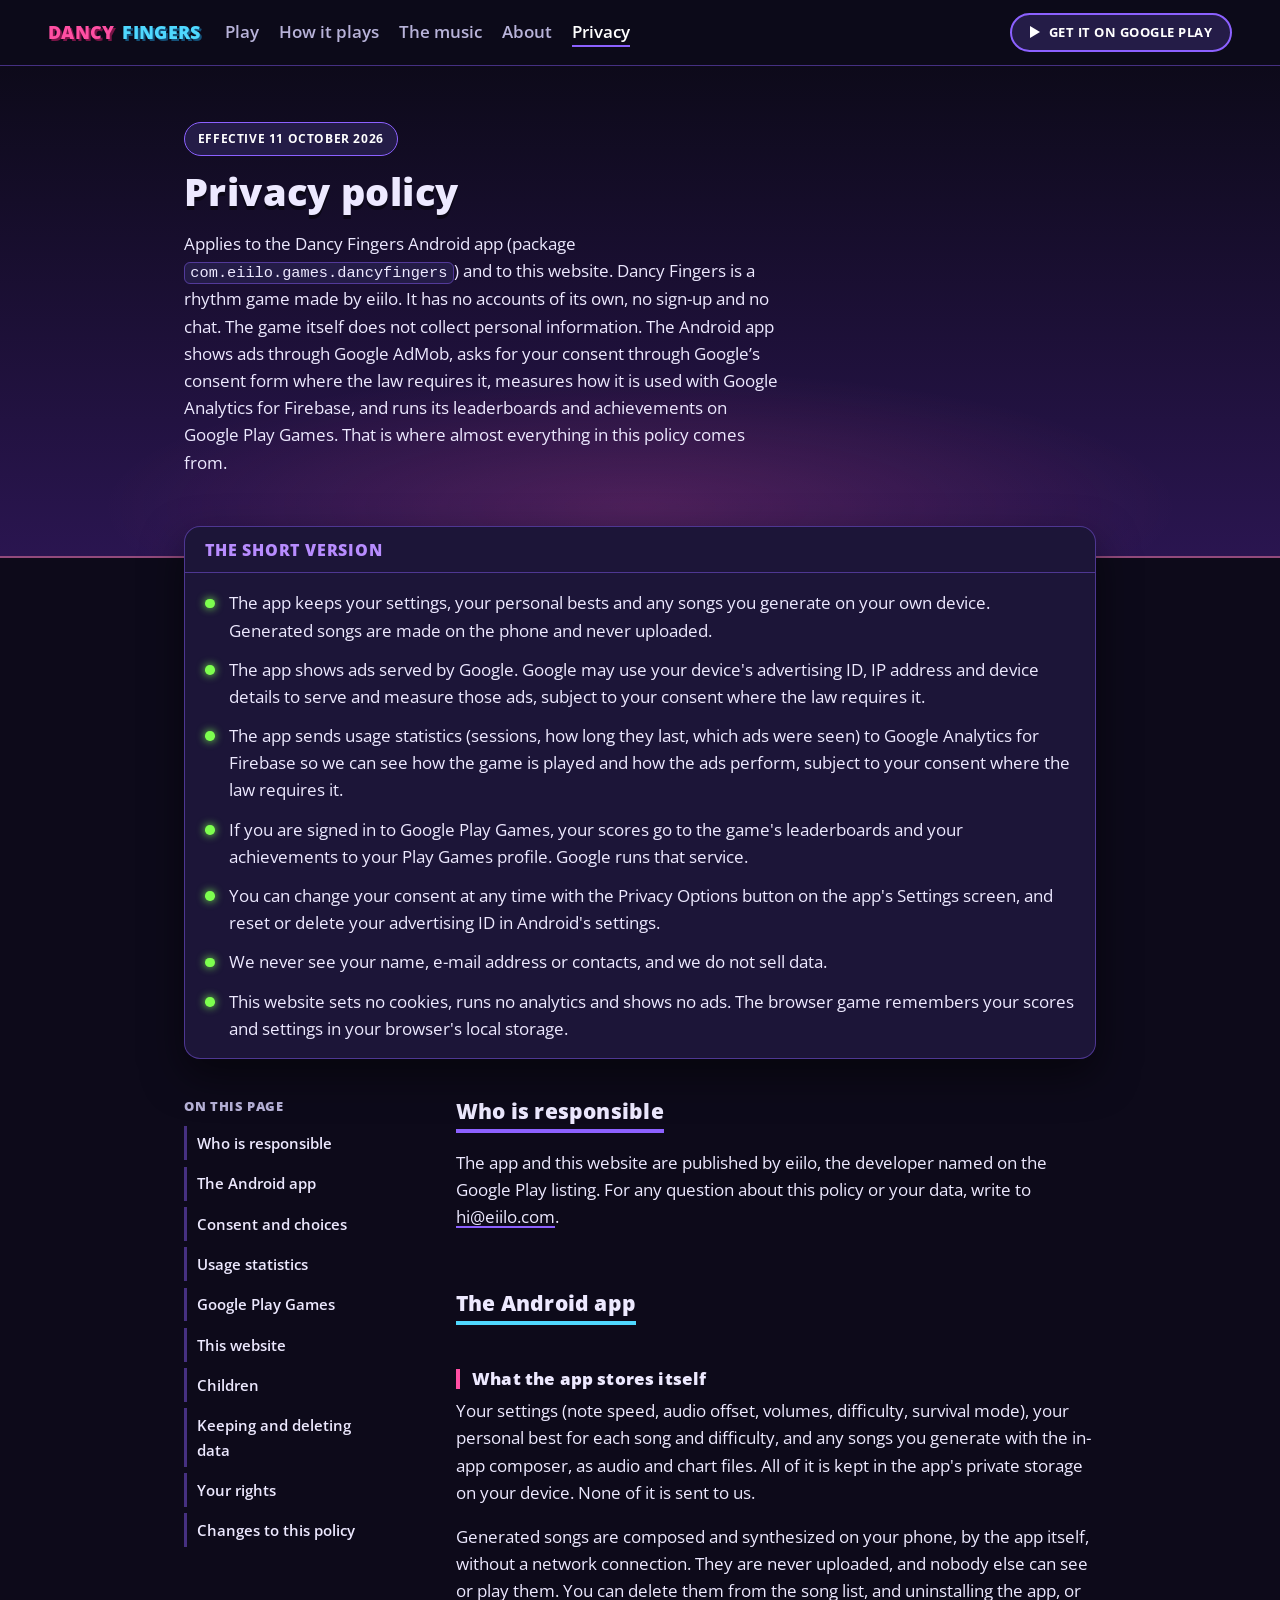
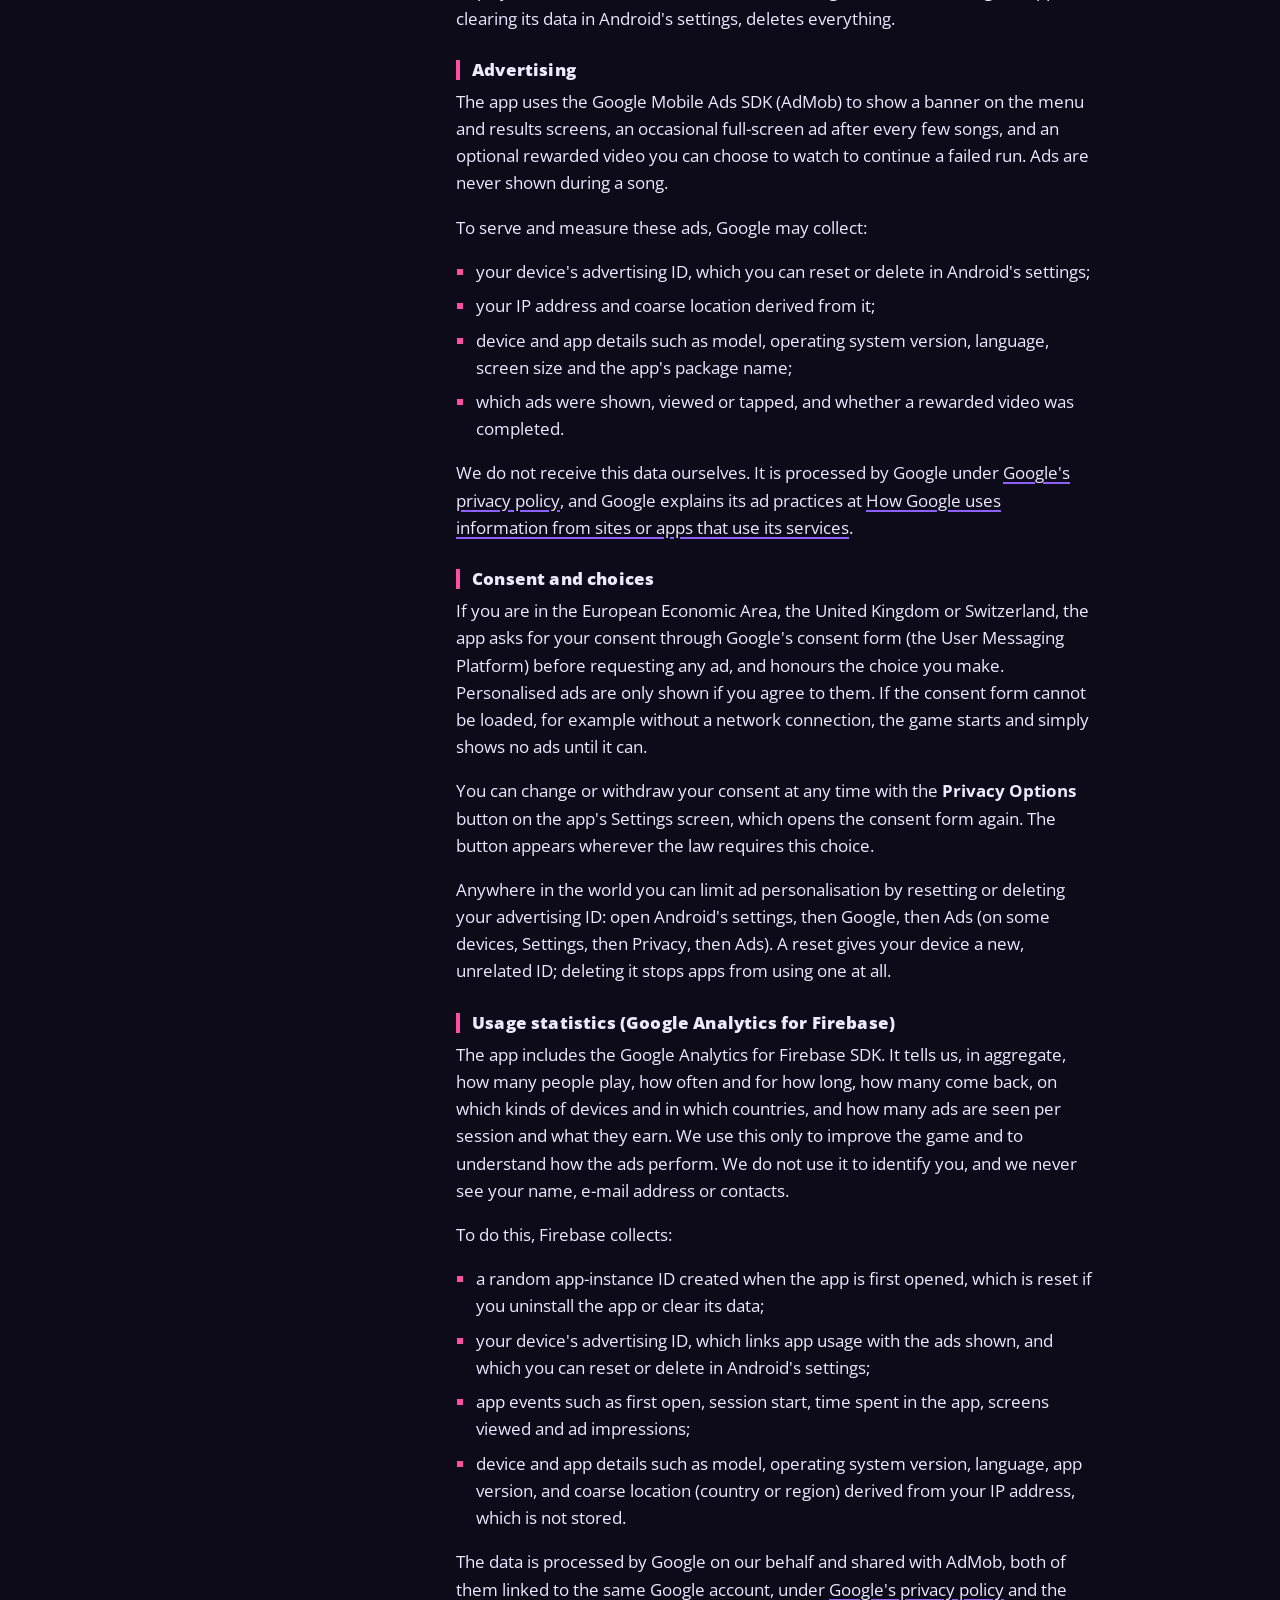
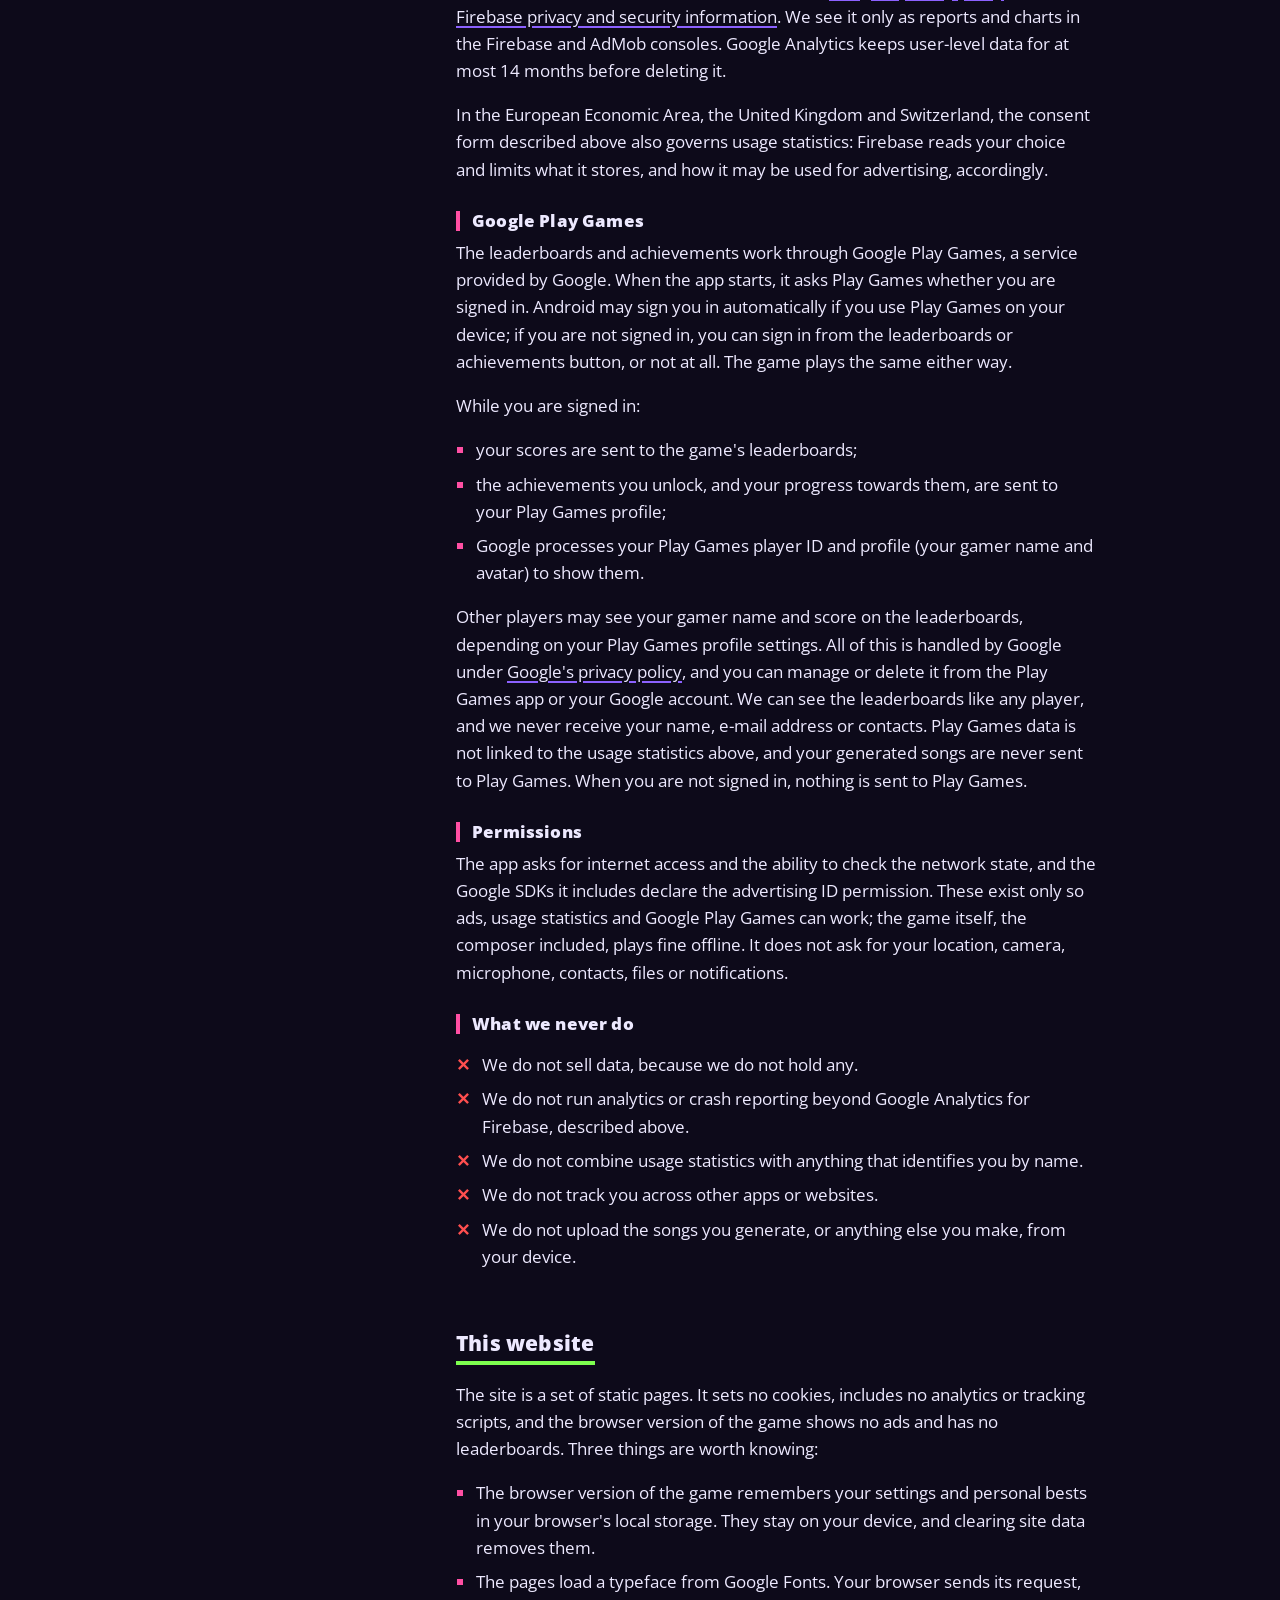
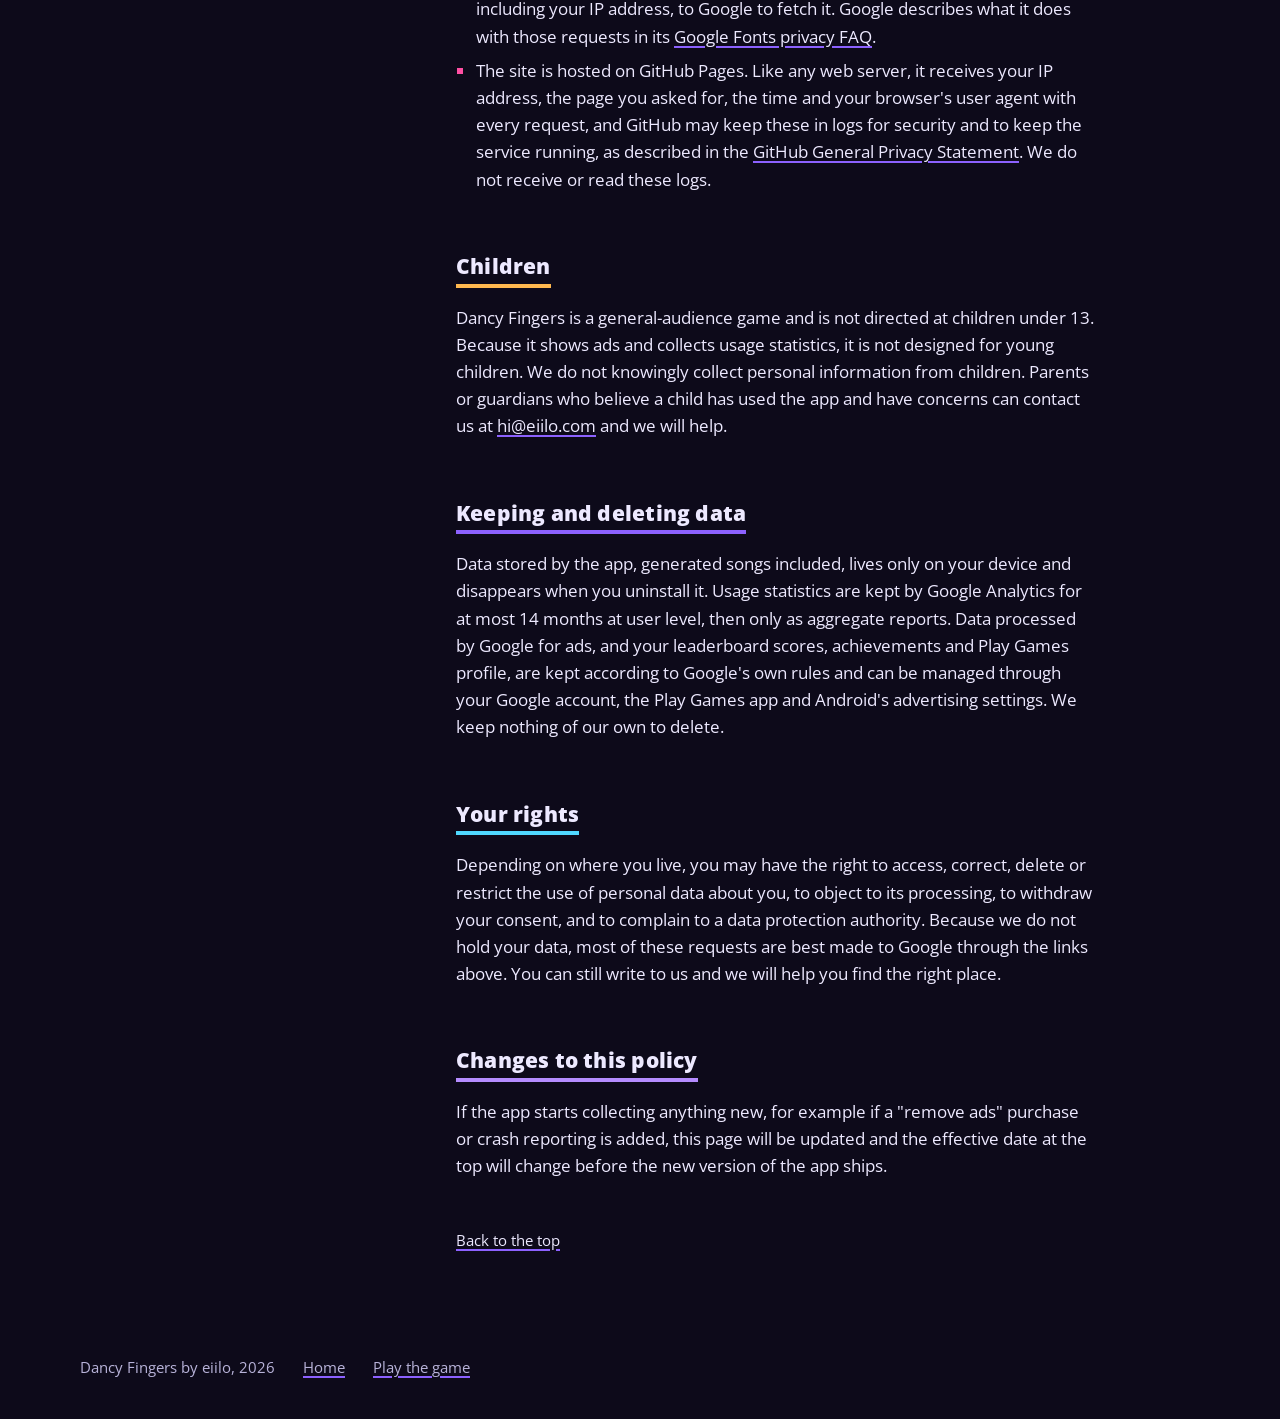
<file: privacy.html>
<!doctype html>
<html lang="en">
<head>
<meta charset="utf-8">
<meta name="viewport" content="width=device-width, initial-scale=1">
<title>Privacy policy for Dancy Fingers</title>
<meta name="description" content="What the Dancy Fingers Android app and this website do with your data: ads by Google AdMob, usage statistics by Google Analytics for Firebase, and Google Play Games for leaderboards and achievements.">
<link rel="canonical" href="https://dancy-fingers.com/privacy.html">
<meta name="theme-color" content="#0d0a1a">
<meta property="og:title" content="Privacy policy for Dancy Fingers">
<meta property="og:description" content="What the Dancy Fingers Android app and this website do with your data.">
<meta property="og:type" content="website">
<meta property="og:url" content="https://dancy-fingers.com/privacy.html">
<meta property="og:site_name" content="Dancy Fingers">
<meta property="og:image" content="https://dancy-fingers.com/og.png">
<meta property="og:image:width" content="1200">
<meta property="og:image:height" content="630">
<meta property="og:image:alt" content="Dancy Fingers: four lanes, two thumbs, music nobody else has. The game's neon main menu.">
<meta name="twitter:card" content="summary_large_image">
<link rel="icon" href="favicon.svg" type="image/svg+xml">
<link rel="preconnect" href="https://fonts.googleapis.com">
<link rel="preconnect" href="https://fonts.gstatic.com" crossorigin>
<link href="https://fonts.googleapis.com/css2?family=Open+Sans:wght@400;600;700;800&display=swap" rel="stylesheet">
<link rel="stylesheet" href="style.css">
</head>
<body>

<header class="top" id="top">
	<a class="brand" href="index.html"><span class="w1">DANCY</span><span class="w2">FINGERS</span></a>
	<nav aria-label="Sections">
		<a href="index.html#play">Play</a>
		<a href="index.html#how">How it plays</a>
		<a href="index.html#music">The music</a>
		<a href="index.html#about">About</a>
		<a href="privacy.html" aria-current="page">Privacy</a>
	</nav>
	<a class="btn" href="https://play.google.com/store/apps/details?id=com.eiilo.games.dancyfingers"><span class="play-glyph" aria-hidden="true"></span>Get it on Google Play</a>
</header>

<main class="doc">
	<div class="doc-hero">
		<div class="doc-hero-inner">
			<p class="kicker"><span class="date">Effective <time class="effective" datetime="2026-10-11">11 October 2026</time></span></p>
			<h1>Privacy policy</h1>
			<p class="lede">Applies to the Dancy Fingers Android app (package <code>com.eiilo.games.dancyfingers</code>) and to this website. Dancy Fingers is a rhythm game made by eiilo. It has no accounts of its own, no sign-up and no chat. The game itself does not collect personal information. The Android app shows ads through Google AdMob, asks for your consent through Google&rsquo;s consent form where the law requires it, measures how it is used with Google Analytics for Firebase, and runs its leaderboards and achievements on Google Play Games. That is where almost everything in this policy comes from.</p>
		</div>
	</div>

	<div class="doc-body">
		<section class="summary" aria-labelledby="short">
			<h2 id="short">The short version</h2>
			<ul>
				<li>The app keeps your settings, your personal bests and any songs you generate on your own device. Generated songs are made on the phone and never uploaded.</li>
				<li>The app shows ads served by Google. Google may use your device's advertising ID, IP address and device details to serve and measure those ads, subject to your consent where the law requires it.</li>
				<li>The app sends usage statistics (sessions, how long they last, which ads were seen) to Google Analytics for Firebase so we can see how the game is played and how the ads perform, subject to your consent where the law requires it.</li>
				<li>If you are signed in to Google Play Games, your scores go to the game's leaderboards and your achievements to your Play Games profile. Google runs that service.</li>
				<li>You can change your consent at any time with the Privacy Options button on the app's Settings screen, and reset or delete your advertising ID in Android's settings.</li>
				<li>We never see your name, e-mail address or contacts, and we do not sell data.</li>
				<li>This website sets no cookies, runs no analytics and shows no ads. The browser game remembers your scores and settings in your browser's local storage.</li>
			</ul>
		</section>

		<nav class="toc" aria-labelledby="toc-title">
			<h2 id="toc-title">On this page</h2>
			<ol>
				<li><a href="#responsible">Who is responsible</a></li>
				<li><a href="#app">The Android app</a></li>
				<li><a href="#consent">Consent and choices</a></li>
				<li><a href="#analytics">Usage statistics</a></li>
				<li><a href="#play-games">Google Play Games</a></li>
				<li><a href="#website">This website</a></li>
				<li><a href="#children">Children</a></li>
				<li><a href="#retention">Keeping and deleting data</a></li>
				<li><a href="#rights">Your rights</a></li>
				<li><a href="#changes">Changes to this policy</a></li>
			</ol>
		</nav>

		<article class="policy">
	<h2 id="responsible" class="banner">Who is responsible</h2>
	<p>The app and this website are published by eiilo, the developer named on the Google Play listing. For any question about this policy or your data, write to <a href="mailto:hi@eiilo.com">hi@eiilo.com</a>.</p>

	<h2 id="app" class="banner" style="--c:#4fd8ff">The Android app</h2>

	<h3>What the app stores itself</h3>
	<p>Your settings (note speed, audio offset, volumes, difficulty, survival mode), your personal best for each song and difficulty, and any songs you generate with the in-app composer, as audio and chart files. All of it is kept in the app's private storage on your device. None of it is sent to us.</p>
	<p>Generated songs are composed and synthesized on your phone, by the app itself, without a network connection. They are never uploaded, and nobody else can see or play them. You can delete them from the song list, and uninstalling the app, or clearing its data in Android's settings, deletes everything.</p>

	<h3>Advertising</h3>
	<p>The app uses the Google Mobile Ads SDK (AdMob) to show a banner on the menu and results screens, an occasional full-screen ad after every few songs, and an optional rewarded video you can choose to watch to continue a failed run. Ads are never shown during a song.</p>
	<p>To serve and measure these ads, Google may collect:</p>
	<ul>
		<li>your device's advertising ID, which you can reset or delete in Android's settings;</li>
		<li>your IP address and coarse location derived from it;</li>
		<li>device and app details such as model, operating system version, language, screen size and the app's package name;</li>
		<li>which ads were shown, viewed or tapped, and whether a rewarded video was completed.</li>
	</ul>
	<p>We do not receive this data ourselves. It is processed by Google under <a href="https://policies.google.com/privacy">Google's privacy policy</a>, and Google explains its ad practices at <a href="https://policies.google.com/technologies/partner-sites">How Google uses information from sites or apps that use its services</a>.</p>

	<h3 id="consent">Consent and choices</h3>
	<p>If you are in the European Economic Area, the United Kingdom or Switzerland, the app asks for your consent through Google's consent form (the User Messaging Platform) before requesting any ad, and honours the choice you make. Personalised ads are only shown if you agree to them. If the consent form cannot be loaded, for example without a network connection, the game starts and simply shows no ads until it can.</p>
	<p>You can change or withdraw your consent at any time with the <strong>Privacy Options</strong> button on the app's Settings screen, which opens the consent form again. The button appears wherever the law requires this choice.</p>
	<p>Anywhere in the world you can limit ad personalisation by resetting or deleting your advertising ID: open Android's settings, then Google, then Ads (on some devices, Settings, then Privacy, then Ads). A reset gives your device a new, unrelated ID; deleting it stops apps from using one at all.</p>

	<h3 id="analytics">Usage statistics (Google Analytics for Firebase)</h3>
	<p>The app includes the Google Analytics for Firebase SDK. It tells us, in aggregate, how many people play, how often and for how long, how many come back, on which kinds of devices and in which countries, and how many ads are seen per session and what they earn. We use this only to improve the game and to understand how the ads perform. We do not use it to identify you, and we never see your name, e-mail address or contacts.</p>
	<p>To do this, Firebase collects:</p>
	<ul>
		<li>a random app-instance ID created when the app is first opened, which is reset if you uninstall the app or clear its data;</li>
		<li>your device's advertising ID, which links app usage with the ads shown, and which you can reset or delete in Android's settings;</li>
		<li>app events such as first open, session start, time spent in the app, screens viewed and ad impressions;</li>
		<li>device and app details such as model, operating system version, language, app version, and coarse location (country or region) derived from your IP address, which is not stored.</li>
	</ul>
	<p>The data is processed by Google on our behalf and shared with AdMob, both of them linked to the same Google account, under <a href="https://policies.google.com/privacy">Google's privacy policy</a> and the <a href="https://firebase.google.com/support/privacy">Firebase privacy and security information</a>. We see it only as reports and charts in the Firebase and AdMob consoles. Google Analytics keeps user-level data for at most 14 months before deleting it.</p>
	<p>In the European Economic Area, the United Kingdom and Switzerland, the consent form described above also governs usage statistics: Firebase reads your choice and limits what it stores, and how it may be used for advertising, accordingly.</p>

	<h3 id="play-games">Google Play Games</h3>
	<p>The leaderboards and achievements work through Google Play Games, a service provided by Google. When the app starts, it asks Play Games whether you are signed in. Android may sign you in automatically if you use Play Games on your device; if you are not signed in, you can sign in from the leaderboards or achievements button, or not at all. The game plays the same either way.</p>
	<p>While you are signed in:</p>
	<ul>
		<li>your scores are sent to the game's leaderboards;</li>
		<li>the achievements you unlock, and your progress towards them, are sent to your Play Games profile;</li>
		<li>Google processes your Play Games player ID and profile (your gamer name and avatar) to show them.</li>
	</ul>
	<p>Other players may see your gamer name and score on the leaderboards, depending on your Play Games profile settings. All of this is handled by Google under <a href="https://policies.google.com/privacy">Google's privacy policy</a>, and you can manage or delete it from the Play Games app or your Google account. We can see the leaderboards like any player, and we never receive your name, e-mail address or contacts. Play Games data is not linked to the usage statistics above, and your generated songs are never sent to Play Games. When you are not signed in, nothing is sent to Play Games.</p>

	<h3>Permissions</h3>
	<p>The app asks for internet access and the ability to check the network state, and the Google SDKs it includes declare the advertising ID permission. These exist only so ads, usage statistics and Google Play Games can work; the game itself, the composer included, plays fine offline. It does not ask for your location, camera, microphone, contacts, files or notifications.</p>

	<h3>What we never do</h3>
	<ul class="never">
		<li>We do not sell data, because we do not hold any.</li>
		<li>We do not run analytics or crash reporting beyond Google Analytics for Firebase, described above.</li>
		<li>We do not combine usage statistics with anything that identifies you by name.</li>
		<li>We do not track you across other apps or websites.</li>
		<li>We do not upload the songs you generate, or anything else you make, from your device.</li>
	</ul>

	<h2 id="website" class="banner" style="--c:#7dff4f">This website</h2>
	<p>The site is a set of static pages. It sets no cookies, includes no analytics or tracking scripts, and the browser version of the game shows no ads and has no leaderboards. Three things are worth knowing:</p>
	<ul>
		<li>The browser version of the game remembers your settings and personal bests in your browser's local storage. They stay on your device, and clearing site data removes them.</li>
		<li>The pages load a typeface from Google Fonts. Your browser sends its request, including your IP address, to Google to fetch it. Google describes what it does with those requests in its <a href="https://developers.google.com/fonts/faq/privacy">Google Fonts privacy FAQ</a>.</li>
		<li>The site is hosted on GitHub Pages. Like any web server, it receives your IP address, the page you asked for, the time and your browser's user agent with every request, and GitHub may keep these in logs for security and to keep the service running, as described in the <a href="https://docs.github.com/en/site-policy/privacy-policies/github-general-privacy-statement">GitHub General Privacy Statement</a>. We do not receive or read these logs.</li>
	</ul>

	<h2 id="children" class="banner" style="--c:#ffb84f">Children</h2>
	<p>Dancy Fingers is a general-audience game and is not directed at children under 13. Because it shows ads and collects usage statistics, it is not designed for young children. We do not knowingly collect personal information from children. Parents or guardians who believe a child has used the app and have concerns can contact us at <a href="mailto:hi@eiilo.com">hi@eiilo.com</a> and we will help.</p>

	<h2 id="retention" class="banner">Keeping and deleting data</h2>
	<p>Data stored by the app, generated songs included, lives only on your device and disappears when you uninstall it. Usage statistics are kept by Google Analytics for at most 14 months at user level, then only as aggregate reports. Data processed by Google for ads, and your leaderboard scores, achievements and Play Games profile, are kept according to Google's own rules and can be managed through your Google account, the Play Games app and Android's advertising settings. We keep nothing of our own to delete.</p>

	<h2 id="rights" class="banner" style="--c:#4fd8ff">Your rights</h2>
	<p>Depending on where you live, you may have the right to access, correct, delete or restrict the use of personal data about you, to object to its processing, to withdraw your consent, and to complain to a data protection authority. Because we do not hold your data, most of these requests are best made to Google through the links above. You can still write to us and we will help you find the right place.</p>

	<h2 id="changes" class="banner" style="--c:#b58cff">Changes to this policy</h2>
	<p>If the app starts collecting anything new, for example if a "remove ads" purchase or crash reporting is added, this page will be updated and the effective date at the top will change before the new version of the app ships.</p>
	<p class="top-link"><a href="#top">Back to the top</a></p>
		</article>
	</div>
</main>

<footer>
	<div class="inner">
		<span>Dancy Fingers by eiilo, 2026</span>
		<a href="index.html">Home</a>
		<a href="index.html#play">Play the game</a>
	</div>
</footer>
</body>
</html>
</file>
<file: style.css>
/* Dancy Fingers site. Palette straight from the game: the near-black violet
   sky, the four lane colours, the purple accent of every in-game button. */

:root {
	--bg: #0d0a1a;
	--bg-2: #14102a;
	--panel: #1c1538;
	--panel-2: #241c47;
	--line: rgba(140, 97, 255, 0.45);
	--accent: #8c61ff;
	--accent-lt: #b88cff;
	--text: #ede9ff;
	--dim: #b8b3d9;
	--dimmer: #8b85ad;
	--pink: #ff4fa3;
	--cyan: #4fd8ff;
	--green: #7dff4f;
	--orange: #ffb84f;
	--gold: #ffe066;
	--red: #ff4f4f;
	--violet: #b58cff;
	--body: "Open Sans", "Segoe UI", Roboto, "Helvetica Neue", Arial, sans-serif;
	--measure: 64ch;
	--gutter: clamp(1.25rem, 4vw, 3rem);
}

*, *::before, *::after { box-sizing: border-box; }

html { scroll-behavior: smooth; background: var(--bg); }
@media (prefers-reduced-motion: reduce) { html { scroll-behavior: auto; } }

body {
	margin: 0;
	background: var(--bg);
	color: var(--text);
	font-family: var(--body);
	font-size: 1.0625rem;
	line-height: 1.6;
}

a { color: inherit; }
a:focus-visible, button:focus-visible, canvas:focus-visible {
	outline: 3px solid var(--cyan);
	outline-offset: 3px;
}

h1, h2, h3 { font-weight: 800; line-height: 1.2; margin: 0; letter-spacing: 0.01em; }
p { margin: 0 0 1em; max-width: var(--measure); }

/* ---- buttons: the in-game button, blown up ---- */
.btn {
	display: inline-flex; align-items: center;
	font-weight: 700; font-size: 0.95rem; line-height: 1;
	text-decoration: none; text-transform: uppercase; letter-spacing: 0.04em;
	color: #fff;
	background: var(--panel-2);
	border: 2px solid var(--accent);
	border-radius: 999px;
	padding: 0.85rem 1.3rem;
	white-space: nowrap;
	transition: background 0.15s, border-color 0.15s, transform 0.1s;
}
.btn:hover { background: #33265f; border-color: var(--accent-lt); }
.btn:active { transform: translateY(1px); background: var(--accent); }
.btn-big { font-size: 1.05rem; padding: 1.05rem 1.6rem; }
.btn-primary { background: var(--accent); border-color: var(--accent-lt); box-shadow: 0 0 24px rgba(140, 97, 255, 0.45); }
.btn-primary:hover { background: #9d78ff; }
.btn .play-glyph {
	display: inline-block; width: 0; height: 0; margin-right: 0.7em;
	border-style: solid; border-width: 6px 0 6px 10px; border-color: transparent transparent transparent #fff;
}

/* ---- header ---- */
.top {
	position: relative; z-index: 5;
	background: rgba(13, 10, 26, 0.9);
	border-bottom: 1px solid var(--line);
	padding: 0.8rem var(--gutter);
	display: flex; flex-wrap: wrap; align-items: center; gap: 0.75rem 1.5rem;
}
/* the title as the game sets it: pink DANCY, cyan FINGERS, a hard drop shadow */
.brand { text-decoration: none; font-weight: 800; font-size: 1.15rem; letter-spacing: 0.02em; line-height: 1; display: flex; gap: 0.4em; }
.brand .w1 { color: var(--pink); text-shadow: 2px 2px 0 #781446; }
.brand .w2 { color: var(--cyan); text-shadow: 2px 2px 0 #145078; }
.top nav { display: flex; gap: 1.25rem; flex-wrap: wrap; margin-right: auto; }
.top nav a { color: var(--dim); text-decoration: none; font-weight: 600; border-bottom: 2px solid transparent; }
.top nav a:hover, .top nav a[aria-current] { color: #fff; border-bottom-color: var(--accent); }
.top .btn { font-size: 0.8rem; padding: 0.7rem 1.1rem; }

/* ---- hero: the neon horizon, with the game standing on it ---- */
.hero {
	position: relative;
	overflow: hidden;
	padding: clamp(2rem, 5vw, 4rem) var(--gutter) clamp(2.5rem, 6vw, 4.5rem);
	background:
		radial-gradient(60% 40% at 50% 62%, rgba(255, 89, 166, 0.22), transparent 70%),
		linear-gradient(var(--bg) 0, var(--bg) 45%, #3a1a66 100%);
}
.hero::before {
	/* the floor grid rushing toward the viewer */
	content: ""; position: absolute; left: -20%; right: -20%; bottom: 0; height: 46%;
	background:
		repeating-linear-gradient(0deg, rgba(166, 115, 255, 0.28) 0 1px, transparent 1px 34px),
		repeating-linear-gradient(90deg, rgba(166, 115, 255, 0.22) 0 1px, transparent 1px 64px);
	transform: perspective(420px) rotateX(58deg);
	transform-origin: 50% 0;
	pointer-events: none;
}
.hero::after {
	content: ""; position: absolute; left: 0; right: 0; top: 54%; height: 2px;
	background: rgba(255, 128, 204, 0.55); box-shadow: 0 0 18px rgba(255, 128, 204, 0.7);
	pointer-events: none;
}
.hero-grid {
	position: relative; z-index: 2;
	display: grid; grid-template-columns: minmax(0, 1fr) auto;
	gap: 2rem clamp(2rem, 6vw, 5rem);
	align-items: center;
	max-width: 70rem; margin: 0 auto;
}
.hero h1 {
	font-size: clamp(1.7rem, 3.6vw, 2.6rem);
	max-width: 18ch; margin-bottom: 1.1rem;
	text-shadow: 0 4px 0 rgba(0, 0, 0, 0.45);
}
.hero h1 em { font-style: normal; color: var(--pink); }
.hero h1 strong { color: var(--cyan); }
.hero-copy .lede { max-width: 48ch; font-size: 1.125rem; color: var(--text); }
.hero-copy .btn { margin: 0.4rem 0 1rem; }
.hero-copy .fine { font-size: 0.95rem; color: var(--dim); }

.phone { display: flex; flex-direction: column; align-items: center; gap: 0.75rem; }
.frame { position: relative; }
.phone canvas:focus:not(:focus-visible) { outline: none; }
/* Phones: until the game is tapped, a swipe over it scrolls the page
   (touch-action: manipulation, as on the shipped sites). Once armed it keeps
   every touch, so drags steer and held notes are not cancelled by a scroll. */
.frame.armed canvas { touch-action: none; }
.phone canvas {
	display: block;
	width: 360px; height: 640px; max-width: 100%;
	aspect-ratio: 9 / 16;
	border: 3px solid #2c2352;
	border-radius: 22px;
	box-shadow: 0 0 0 2px var(--accent), 0 24px 60px rgba(0, 0, 0, 0.6), 0 0 48px rgba(140, 97, 255, 0.35);
	background: var(--bg);
	touch-action: manipulation;
	-webkit-tap-highlight-color: transparent;
	-webkit-touch-callout: none;
	-webkit-user-select: none;
	user-select: none;
	cursor: pointer;
}

/* Until the game is clicked, keys go to the page, not the game. Say so
   right on top of the frame; the click that dismisses it also selects it. */
.focus-hint {
	position: absolute; inset: 3px;
	border-radius: 20px;
	display: flex; flex-direction: column; align-items: center; justify-content: center; gap: 0.75rem;
	background: rgba(13, 10, 26, 0.55);
	pointer-events: none;
	text-align: center;
	padding: 1rem;
}
.frame.armed .focus-hint { display: none; }
.focus-hint-label {
	font-weight: 800; font-size: 1rem; text-transform: uppercase; letter-spacing: 0.06em; color: #fff;
	background: var(--accent); border: 2px solid var(--accent-lt); border-radius: 999px;
	box-shadow: 0 0 24px rgba(140, 97, 255, 0.6);
	padding: 0.9rem 1.4rem;
	animation: hint-bob 1.2s ease-in-out infinite;
}
.focus-hint-sub { font-size: 0.85rem; font-weight: 600; color: var(--dim); max-width: 18ch; line-height: 1.35; }
.coarse-pointer { display: none; }
@media (hover: none) and (pointer: coarse) {
	.fine-pointer { display: none; }
	.coarse-pointer { display: inline; }
}
.focus-hint.nudge .focus-hint-label { animation: hint-shake 0.45s ease-out; }
@keyframes hint-bob { 0%, 100% { transform: translateY(0); } 50% { transform: translateY(-4px); } }
@keyframes hint-shake {
	0%, 100% { transform: translateX(0); }
	20% { transform: translateX(-8px) scale(1.06); }
	40% { transform: translateX(8px) scale(1.06); }
	60% { transform: translateX(-5px) scale(1.03); }
	80% { transform: translateX(5px); }
}
@media (prefers-reduced-motion: reduce) {
	.focus-hint-label, .focus-hint.nudge .focus-hint-label { animation: none; }
}

.controls { font-size: 0.9rem; color: var(--dim); margin: 0; text-align: center; max-width: 40ch; }
.controls kbd {
	font-family: var(--body); font-weight: 700; font-size: 0.75rem;
	background: var(--panel-2); color: #fff;
	border: 1px solid var(--accent); border-radius: 6px; padding: 2px 6px; margin: 0 1px;
}
.audio-toggles { display: flex; gap: 0.6rem; }
.toggle {
	font-family: var(--body); font-weight: 700; font-size: 0.75rem; text-transform: uppercase; letter-spacing: 0.05em;
	cursor: pointer; color: #fff; background: var(--accent);
	border: 2px solid var(--accent-lt); border-radius: 999px; padding: 0.55rem 0.9rem;
	-webkit-tap-highlight-color: transparent;
	-webkit-touch-callout: none;
	-webkit-user-select: none;
	user-select: none;
}
.toggle span { opacity: 0.85; }
.toggle.off { background: var(--panel-2); color: var(--dim); border-color: var(--accent); }
.toggle:active { transform: translateY(1px); }

/* ---- sections below the horizon ---- */
.section { padding: clamp(2.5rem, 6vw, 4.5rem) var(--gutter); }
.section > .inner { max-width: 70rem; margin: 0 auto; }
.section:nth-of-type(even) { background: var(--bg-2); }
.section h2 { font-size: clamp(1.4rem, 2.8vw, 2rem); margin-bottom: 1.25rem; }

/* A heading with the lane-coloured bar the game puts under everything */
.banner { display: inline-block; padding-bottom: 0.35rem; border-bottom: 4px solid var(--c, var(--accent)); }

.cards { list-style: none; padding: 0; margin: 1.5rem 0 2rem; display: grid; gap: 1rem; grid-template-columns: repeat(auto-fit, minmax(13rem, 1fr)); }
.cards li { background: var(--panel); border: 1px solid var(--line); border-radius: 16px; border-top: 4px solid var(--c, var(--accent)); padding: 1rem 1.1rem 0.4rem; }
.cards h3 { font-size: 1rem; color: var(--c, #fff); margin-bottom: 0.35rem; text-transform: uppercase; letter-spacing: 0.04em; }
.cards h3 small { display: block; font-size: 0.8rem; color: var(--dim); text-transform: none; letter-spacing: 0; margin-top: 0.15rem; font-weight: 600; }
.cards p { font-size: 0.95rem; color: var(--text); margin-bottom: 0.7rem; }

/* the four arrows, drawn like the receptors */
.lanes { display: flex; gap: 1rem; flex-wrap: wrap; margin: 1.25rem 0 2rem; }
.lane { display: flex; align-items: center; gap: 0.7rem; color: var(--dim); font-size: 0.95rem; font-weight: 600; }
.lane svg { width: 44px; height: 44px; filter: drop-shadow(0 0 8px var(--c)); }
.lane kbd { font-family: var(--body); font-weight: 700; font-size: 0.75rem; background: var(--panel-2); color: #fff; border: 1px solid var(--accent); border-radius: 6px; padding: 2px 6px; }

.two-col { display: grid; grid-template-columns: repeat(auto-fit, minmax(18rem, 1fr)); gap: 1.5rem clamp(2rem, 5vw, 4rem); }
.two-col h3 { font-size: 1.05rem; margin-bottom: 0.75rem; color: var(--accent-lt); }

.tablewrap { overflow-x: auto; margin: 1rem 0 1.5rem; }
table { border-collapse: collapse; font-size: 0.95rem; min-width: min(22rem, 100%); }
th, td { border-bottom: 1px solid var(--line); padding: 0.5rem 0.9rem 0.5rem 0; text-align: left; vertical-align: top; }
th { color: var(--dim); font-weight: 600; font-size: 0.85rem; text-transform: uppercase; letter-spacing: 0.05em; }
td.num { font-variant-numeric: tabular-nums; }
.grade { font-weight: 800; }

.rules { max-width: var(--measure); }
.rules dt { font-weight: 700; margin-top: 0.75rem; color: var(--accent-lt); }
.rules dd { margin: 0; }

/* track list on the music section */
.tracks { list-style: none; padding: 0; margin: 1.25rem 0 0; display: grid; gap: 0.6rem; grid-template-columns: repeat(auto-fit, minmax(min(19rem, 100%), 1fr)); }
.tracks li { display: grid; grid-template-columns: auto minmax(0, 1fr); gap: 0.1rem 0.8rem; align-items: center; background: var(--panel); border: 1px solid var(--line); border-radius: 12px; padding: 0.6rem 0.9rem; font-size: 0.95rem; }
.tracks .style { grid-column: 1; grid-row: 1 / 3; width: 2.6rem; height: 2.6rem; border-radius: 50%; background: var(--c); color: #12081f; font-weight: 800; font-size: 0.7rem; display: grid; place-items: center; }
.tracks .title { grid-column: 2; grid-row: 1; font-weight: 700; white-space: nowrap; overflow: hidden; text-overflow: ellipsis; }
.tracks .meta { grid-column: 2; grid-row: 2; font-size: 0.85rem; color: var(--dim); line-height: 1.4; }
.tracks .meta b { color: var(--c); }

.cta-band { background: linear-gradient(90deg, #2a1550, #3a1a66); border-top: 1px solid var(--line); border-bottom: 1px solid var(--line); text-align: center; }
.cta-band h2 { margin-bottom: 0.75rem; }
.cta-band p { margin-left: auto; margin-right: auto; max-width: 46ch; color: var(--dim); }
.cta-band .btn { margin-top: 0.5rem; }

footer { padding: 1.5rem var(--gutter) 2.5rem; font-size: 0.95rem; color: var(--dim); }
footer .inner { max-width: 70rem; margin: 0 auto; display: flex; flex-wrap: wrap; gap: 0.5rem 1.75rem; }
footer a { text-decoration-thickness: 2px; text-underline-offset: 3px; text-decoration-color: var(--accent); }

/* ---- long-form pages (privacy) ---- */
.doc-hero {
	position: relative; overflow: hidden;
	padding: clamp(2rem, 5vw, 3.5rem) var(--gutter) clamp(3rem, 7vw, 5rem);
	background:
		radial-gradient(60% 40% at 50% 90%, rgba(255, 89, 166, 0.18), transparent 70%),
		linear-gradient(var(--bg) 0, #2a1550 100%);
	border-bottom: 2px solid rgba(255, 128, 204, 0.55);
}
.doc { --doc-w: calc(13rem + clamp(2rem, 5vw, 4rem) + var(--measure)); }
.doc-hero-inner { position: relative; z-index: 2; max-width: var(--doc-w); margin: 0 auto; }
.doc-hero h1 { font-size: clamp(1.7rem, 3.4vw, 2.4rem); margin: 0.75rem 0 1rem; text-shadow: 0 4px 0 rgba(0, 0, 0, 0.45); }
.doc-hero .lede { max-width: 60ch; margin: 0; font-size: 1.0625rem; color: var(--text); }
.doc-hero .kicker { margin: 0; }
.date {
	display: inline-block; font-weight: 700; font-size: 0.75rem; text-transform: uppercase; letter-spacing: 0.05em;
	color: #fff; background: var(--panel-2); border: 1px solid var(--accent); border-radius: 999px; padding: 0.4rem 0.8rem;
}
.doc code {
	font-family: "IBM Plex Mono", ui-monospace, "Courier New", monospace; font-size: 0.9em;
	background: var(--panel-2); border: 1px solid var(--line); border-radius: 6px; padding: 0.05em 0.35em;
}

.doc-body {
	max-width: 70rem; margin: 0 auto;
	padding: 0 var(--gutter) 4rem;
	display: grid; grid-template-columns: minmax(0, 1fr);
	gap: 0 clamp(2rem, 5vw, 4rem);
	grid-template-areas: "summary" "toc" "policy";
}
.summary { grid-area: summary; }
.toc { grid-area: toc; }
.policy { grid-area: policy; }

.summary {
	position: relative; z-index: 4;
	margin: -2rem 0 2.5rem;
	background: var(--panel); border: 1px solid var(--line); border-radius: 16px;
	box-shadow: 0 16px 40px rgba(0, 0, 0, 0.5);
}
.summary h2 { font-size: 1rem; text-transform: uppercase; letter-spacing: 0.05em; padding: 0.9rem 1.25rem 0.75rem; border-bottom: 1px solid var(--line); color: var(--accent-lt); }
.summary ul { margin: 0; padding: 1rem 1.25rem 0.25rem; list-style: none; }
.summary li { position: relative; padding-left: 1.5rem; margin-bottom: 0.75rem; }
.summary li::before { content: ""; position: absolute; left: 0; top: 0.55em; width: 0.6rem; height: 0.6rem; border-radius: 50%; background: var(--green); box-shadow: 0 0 8px var(--green); }

.toc { align-self: start; margin-bottom: 2rem; }
.toc h2 { font-size: 0.8rem; text-transform: uppercase; letter-spacing: 0.05em; color: var(--dim); margin-bottom: 0.75rem; }
.toc ol { list-style: none; margin: 0; padding: 0; display: flex; flex-wrap: wrap; gap: 0.5rem; }
.toc a { display: inline-block; text-decoration: none; font-size: 0.95rem; font-weight: 600; color: var(--text); background: var(--panel-2); border: 1px solid var(--accent); border-radius: 999px; padding: 0.35rem 0.8rem; }
.toc a:hover { background: #33265f; }

.policy { max-width: var(--measure); }
.policy h2 { scroll-margin-top: 1.5rem; font-size: 1.3rem; margin: 2.75rem 0 1rem; padding-bottom: 0.3rem; border-bottom: 4px solid var(--c, var(--accent)); display: inline-block; }
.policy h2:first-child { margin-top: 0; }
.policy h3 { font-size: 1.05rem; margin: 1.75rem 0 0.5rem; padding-left: 0.75rem; border-left: 4px solid var(--pink); }
.policy a { text-decoration-thickness: 2px; text-underline-offset: 3px; text-decoration-color: var(--accent); }
.policy a:hover { color: var(--accent-lt); }
.policy ul { padding-left: 1.25rem; list-style: square; max-width: var(--measure); }
.policy li { margin-bottom: 0.45rem; }
.policy li::marker { color: var(--pink); }
.policy .never { list-style: none; padding-left: 0; }
.policy .never li { padding-left: 1.6rem; position: relative; }
.policy .never li::before { content: "\2715"; position: absolute; left: 0; top: 0; font-weight: 800; color: var(--red); }
.policy .top-link { margin-top: 3rem; font-size: 0.95rem; }

@media (min-width: 900px) {
	.doc-body { grid-template-columns: 13rem minmax(0, var(--measure)); grid-template-areas: "summary summary" "toc policy"; justify-content: center; }
	.summary { max-width: var(--doc-w); }
	.toc { position: sticky; top: 1.5rem; margin-bottom: 0; }
	.toc ol { flex-direction: column; gap: 0.4rem; align-items: stretch; }
	.toc a { display: block; border-radius: 0; border: 0; border-left: 3px solid var(--line); background: none; padding: 0.3rem 0.6rem; }
	.toc a:hover { background: var(--panel); border-left-color: var(--pink); }
}

@media print {
	.top, footer, .toc, .top-link { display: none; }
	body, html { background: #fff; color: #000; font-size: 11pt; }
	.doc-hero { background: none; padding: 0; border: 0; }
	.doc-hero h1, .doc-hero .lede, .policy, .summary, .summary h2, .policy h3 { color: #000; text-shadow: none; }
	.doc-body { display: block; padding: 0; }
	.summary { margin: 1rem 0 1.5rem; box-shadow: none; background: none; border-color: #999; }
	.policy a::after { content: " (" attr(href) ")"; font-size: 0.85em; }
	.policy a[href^="#"]::after, .policy a[href^="mailto"]::after { content: ""; }
}

@media (max-width: 760px) {
	.hero-grid { grid-template-columns: 1fr; justify-items: center; text-align: center; }
	.phone { order: -1; }
	.hero h1 { max-width: none; margin-left: auto; margin-right: auto; }
	.hero-copy p { margin-left: auto; margin-right: auto; }
	.top nav { order: 3; width: 100%; }
	.top .btn { margin-left: auto; }
}
</file>
